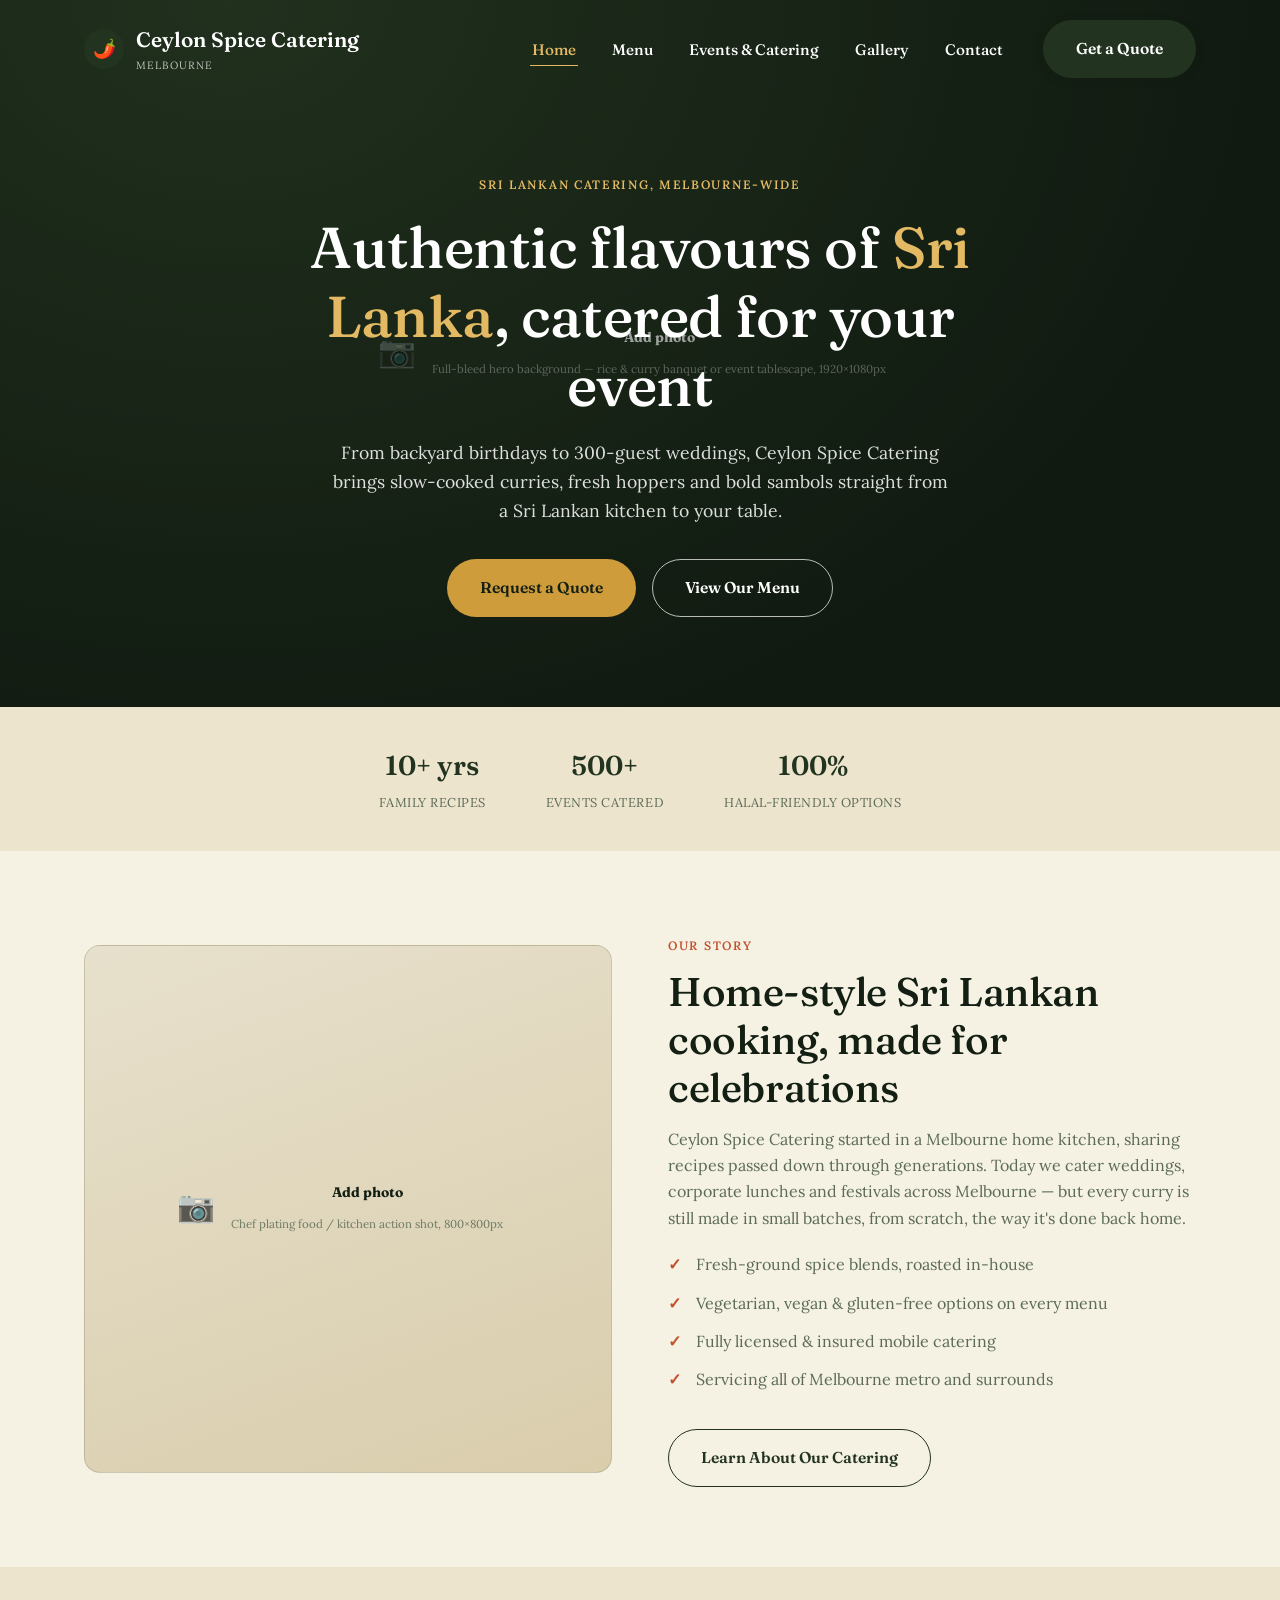
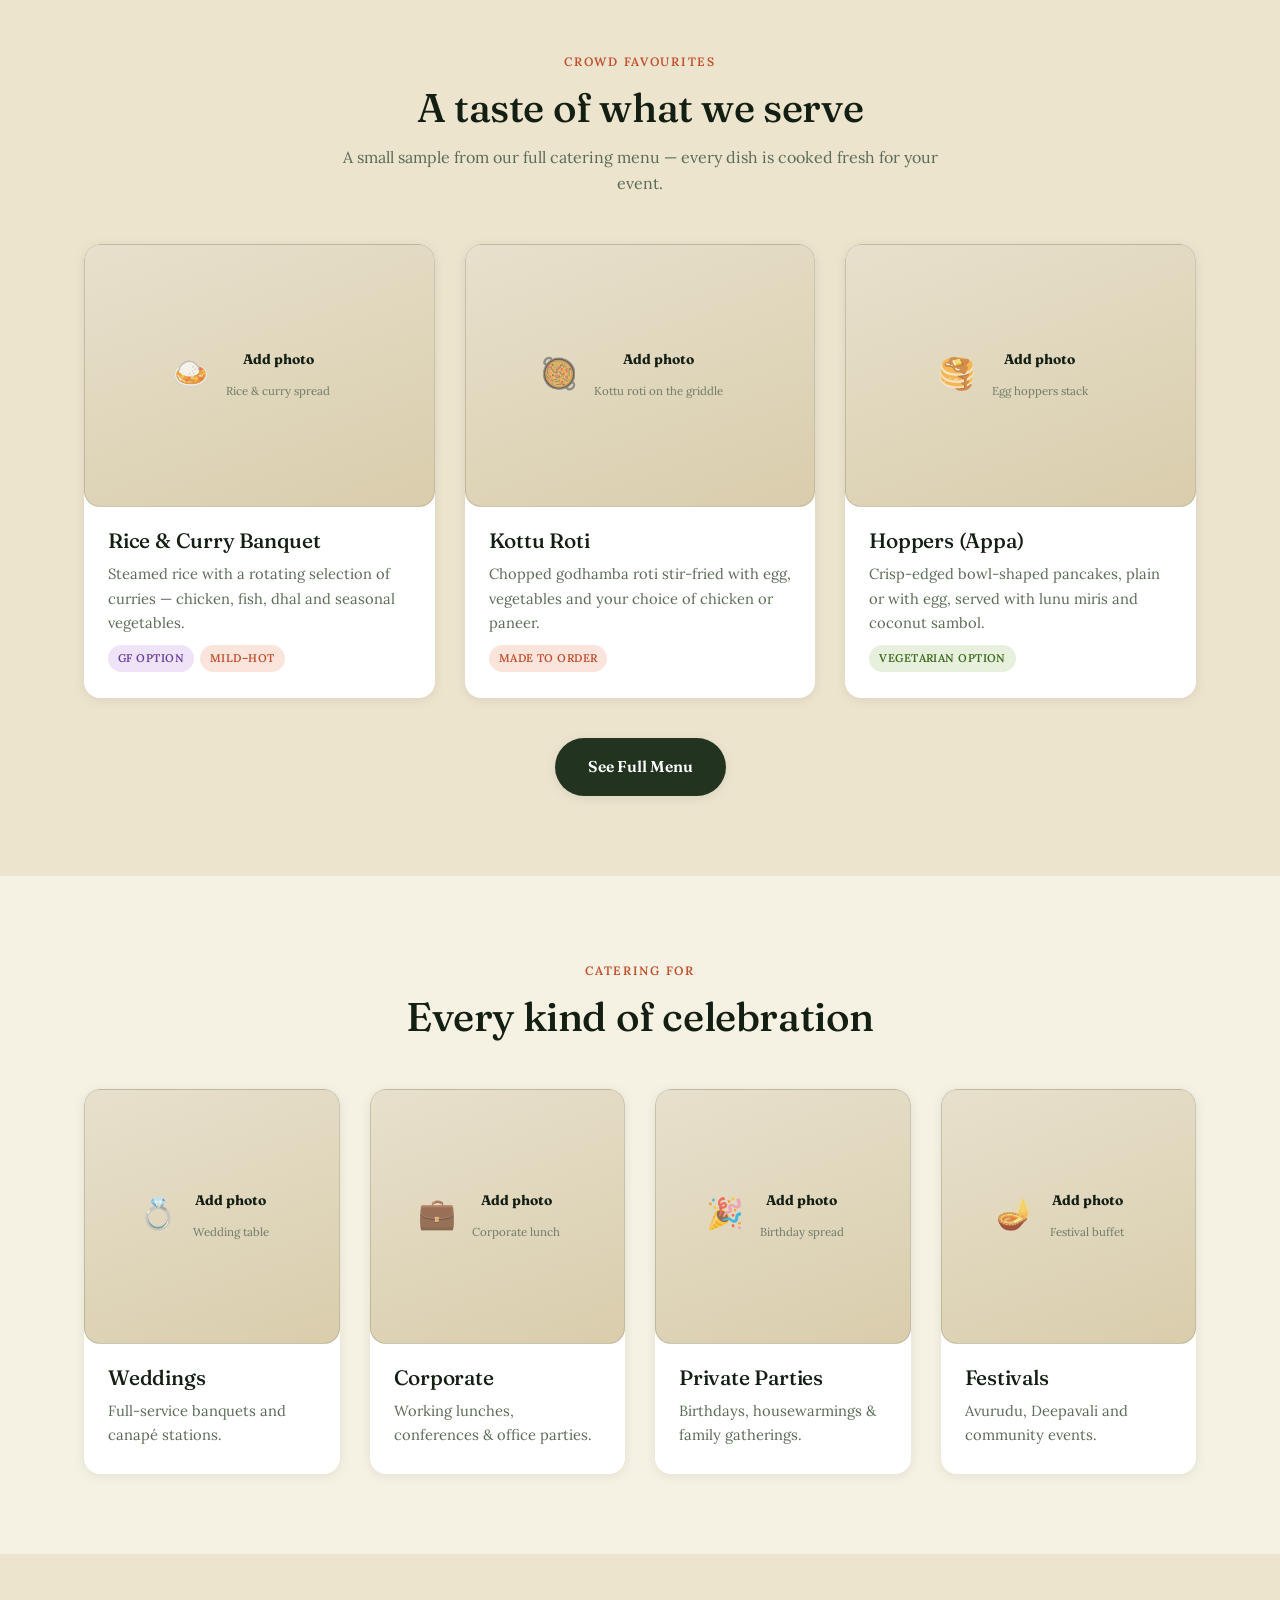
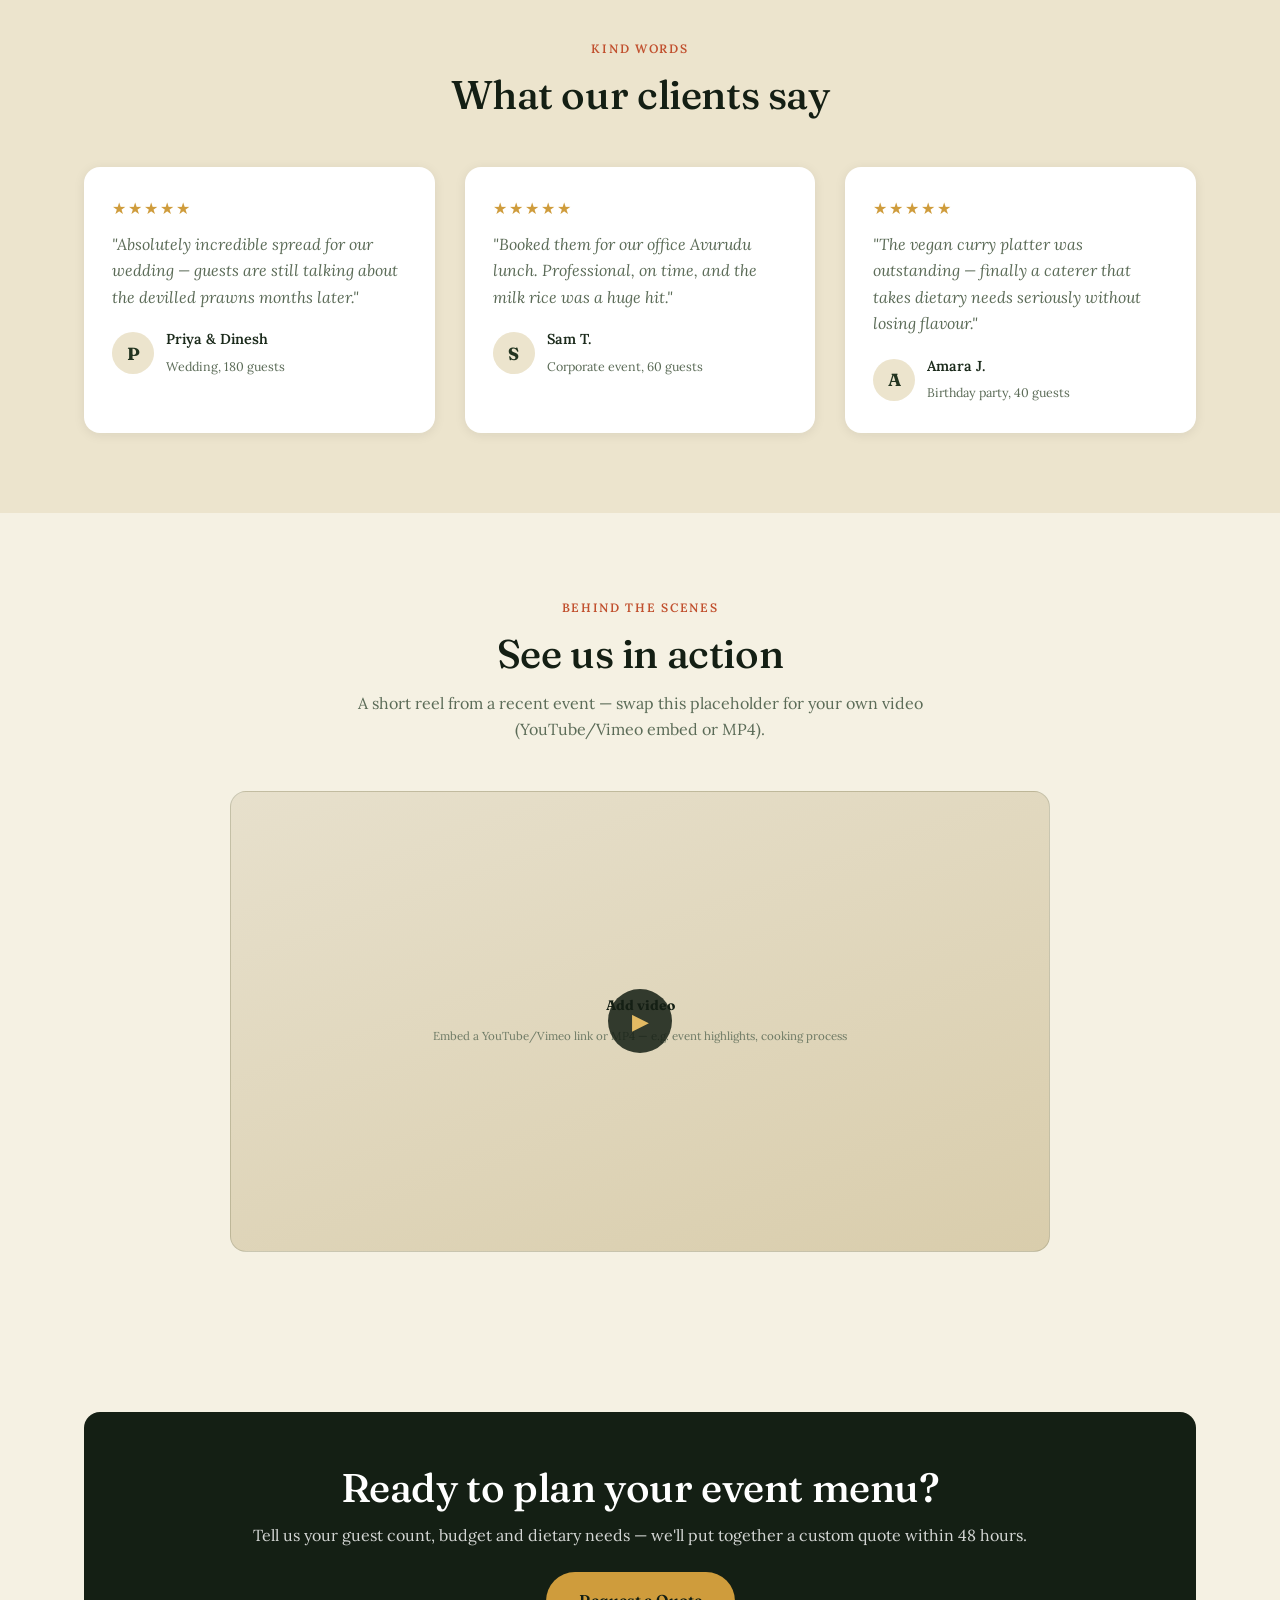
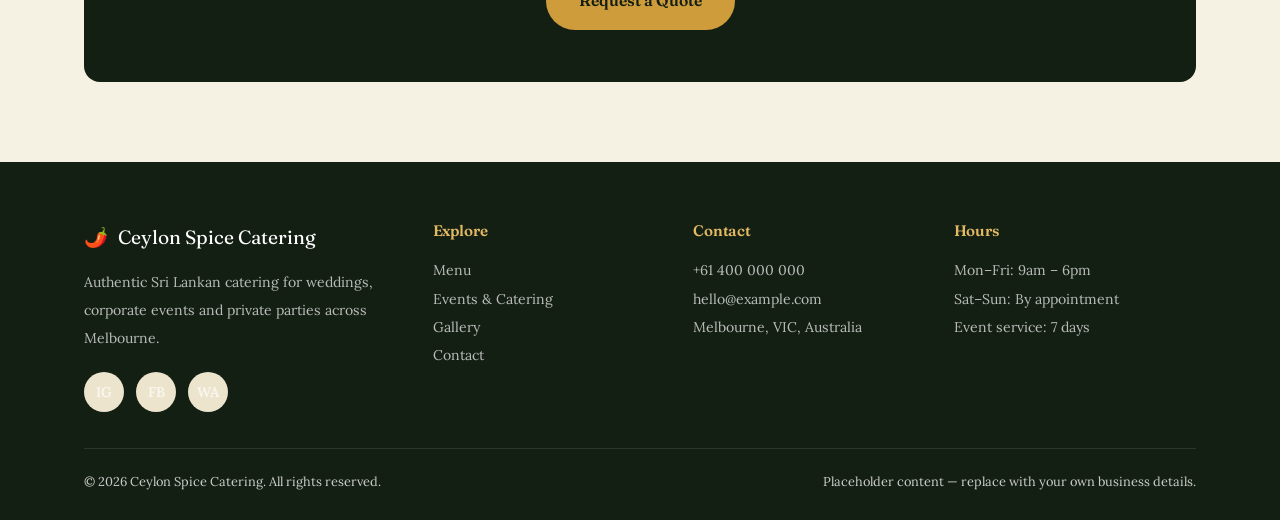
<file: index.html>
<!DOCTYPE html>
<html lang="en">
<head>
<meta charset="UTF-8">
<meta name="viewport" content="width=device-width, initial-scale=1.0">
<title>Ceylon Spice Catering | Authentic Sri Lankan Catering in Melbourne</title>
<meta name="description" content="Ceylon Spice Catering brings authentic Sri Lankan flavours to weddings, corporate events and private parties across Melbourne. Book your event today.">
<link rel="icon" href="data:image/svg+xml,<svg xmlns=%22http://www.w3.org/2000/svg%22 viewBox=%220 0 100 100%22><text y=%22.9em%22 font-size=%2290%22>🌶️</text></svg>">
<link rel="stylesheet" href="css/style.css">
</head>
<body>

<header class="site-header">
  <nav class="nav">
    <a href="index.html" class="brand">
      <span class="brand__mark">🌶️</span>
      <span>
        Ceylon Spice Catering
        <span class="brand__tagline">Melbourne</span>
      </span>
    </a>
    <button class="nav__toggle" aria-label="Toggle menu" aria-expanded="false">
      <span></span><span></span><span></span>
    </button>
    <ul class="nav__links">
      <li><a href="index.html" aria-current="page">Home</a></li>
      <li><a href="menu.html">Menu</a></li>
      <li><a href="events.html">Events &amp; Catering</a></li>
      <li><a href="gallery.html">Gallery</a></li>
      <li><a href="contact.html">Contact</a></li>
      <li class="nav__cta"><a href="contact.html" class="btn btn--primary">Get a Quote</a></li>
    </ul>
  </nav>
</header>

<main>

  <!-- Hero -->
  <section class="hero">
    <div class="hero__bg placeholder" data-icon="📷">
      <div class="placeholder__label">
        <strong>Add photo</strong>
        <span>Full-bleed hero background — rice &amp; curry banquet or event tablescape, 1920×1080px</span>
      </div>
    </div>
    <div class="hero__overlay"></div>
    <div class="container hero__inner">
      <span class="eyebrow eyebrow--light">Sri Lankan Catering, Melbourne-wide</span>
      <h1>Authentic flavours of <span class="hero__accent">Sri Lanka</span>, catered for your event</h1>
      <p class="lead">From backyard birthdays to 300-guest weddings, Ceylon Spice Catering brings slow-cooked curries, fresh hoppers and bold sambols straight from a Sri Lankan kitchen to your table.</p>
      <div class="hero__actions">
        <a href="contact.html" class="btn btn--gold">Request a Quote</a>
        <a href="menu.html" class="btn btn--outline">View Our Menu</a>
      </div>
    </div>
  </section>

  <!-- Stat bar -->
  <section class="stat-bar">
    <div class="container stat-bar__inner">
      <div class="hero__stat">
        <strong>10+ yrs</strong>
        <span>Family recipes</span>
      </div>
      <div class="hero__stat">
        <strong>500+</strong>
        <span>Events catered</span>
      </div>
      <div class="hero__stat">
        <strong>100%</strong>
        <span>Halal-friendly options</span>
      </div>
    </div>
  </section>

  <!-- About strip -->
  <section class="section">
    <div class="container split">
      <div class="placeholder placeholder--1-1" data-icon="📷">
        <div class="placeholder__label">
          <strong>Add photo</strong>
          <span>Chef plating food / kitchen action shot, 800×800px</span>
        </div>
      </div>
      <div>
        <span class="eyebrow">Our Story</span>
        <h2>Home-style Sri Lankan cooking, made for celebrations</h2>
        <p style="margin-top: 14px; color: var(--color-brown-soft);">
          Ceylon Spice Catering started in a Melbourne home kitchen, sharing recipes passed down through
          generations. Today we cater weddings, corporate lunches and festivals across Melbourne — but every
          curry is still made in small batches, from scratch, the way it's done back home.
        </p>
        <ul>
          <li>Fresh-ground spice blends, roasted in-house</li>
          <li>Vegetarian, vegan &amp; gluten-free options on every menu</li>
          <li>Fully licensed &amp; insured mobile catering</li>
          <li>Servicing all of Melbourne metro and surrounds</li>
        </ul>
        <a href="events.html" class="btn btn--outline-dark" style="margin-top: 24px;">Learn About Our Catering</a>
      </div>
    </div>
  </section>

  <!-- Featured dishes -->
  <section class="section section--alt">
    <div class="container">
      <div class="section-head">
        <span class="eyebrow">Crowd Favourites</span>
        <h2>A taste of what we serve</h2>
        <p>A small sample from our full catering menu — every dish is cooked fresh for your event.</p>
      </div>
      <div class="grid grid--3">
        <div class="card">
          <div class="placeholder placeholder--4-3" data-icon="🍛">
            <div class="placeholder__label"><strong>Add photo</strong><span>Rice &amp; curry spread</span></div>
          </div>
          <div class="card__body">
            <h3>Rice &amp; Curry Banquet</h3>
            <p>Steamed rice with a rotating selection of curries — chicken, fish, dhal and seasonal vegetables.</p>
            <span class="tag tag--gf">GF Option</span><span class="tag tag--spicy">Mild–Hot</span>
          </div>
        </div>
        <div class="card">
          <div class="placeholder placeholder--4-3" data-icon="🥘">
            <div class="placeholder__label"><strong>Add photo</strong><span>Kottu roti on the griddle</span></div>
          </div>
          <div class="card__body">
            <h3>Kottu Roti</h3>
            <p>Chopped godhamba roti stir-fried with egg, vegetables and your choice of chicken or paneer.</p>
            <span class="tag tag--spicy">Made to Order</span>
          </div>
        </div>
        <div class="card">
          <div class="placeholder placeholder--4-3" data-icon="🥞">
            <div class="placeholder__label"><strong>Add photo</strong><span>Egg hoppers stack</span></div>
          </div>
          <div class="card__body">
            <h3>Hoppers (Appa)</h3>
            <p>Crisp-edged bowl-shaped pancakes, plain or with egg, served with lunu miris and coconut sambol.</p>
            <span class="tag tag--veg">Vegetarian Option</span>
          </div>
        </div>
      </div>
      <div style="text-align:center; margin-top: 40px;">
        <a href="menu.html" class="btn btn--primary">See Full Menu</a>
      </div>
    </div>
  </section>

  <!-- Events teaser -->
  <section class="section">
    <div class="container">
      <div class="section-head">
        <span class="eyebrow">Catering For</span>
        <h2>Every kind of celebration</h2>
      </div>
      <div class="grid grid--4">
        <div class="card">
          <div class="placeholder placeholder--1-1" data-icon="💍"><div class="placeholder__label"><strong>Add photo</strong><span>Wedding table</span></div></div>
          <div class="card__body"><h3>Weddings</h3><p>Full-service banquets and canapé stations.</p></div>
        </div>
        <div class="card">
          <div class="placeholder placeholder--1-1" data-icon="💼"><div class="placeholder__label"><strong>Add photo</strong><span>Corporate lunch</span></div></div>
          <div class="card__body"><h3>Corporate</h3><p>Working lunches, conferences &amp; office parties.</p></div>
        </div>
        <div class="card">
          <div class="placeholder placeholder--1-1" data-icon="🎉"><div class="placeholder__label"><strong>Add photo</strong><span>Birthday spread</span></div></div>
          <div class="card__body"><h3>Private Parties</h3><p>Birthdays, housewarmings &amp; family gatherings.</p></div>
        </div>
        <div class="card">
          <div class="placeholder placeholder--1-1" data-icon="🪔"><div class="placeholder__label"><strong>Add photo</strong><span>Festival buffet</span></div></div>
          <div class="card__body"><h3>Festivals</h3><p>Avurudu, Deepavali and community events.</p></div>
        </div>
      </div>
    </div>
  </section>

  <!-- Testimonials -->
  <section class="section section--alt">
    <div class="container">
      <div class="section-head">
        <span class="eyebrow">Kind Words</span>
        <h2>What our clients say</h2>
      </div>
      <div class="grid grid--3">
        <div class="testimonial">
          <div class="stars">★★★★★</div>
          <p>"Absolutely incredible spread for our wedding — guests are still talking about the devilled prawns months later."</p>
          <div class="testimonial__who">
            <div class="testimonial__avatar">P</div>
            <div><strong>Priya &amp; Dinesh</strong><span>Wedding, 180 guests</span></div>
          </div>
        </div>
        <div class="testimonial">
          <div class="stars">★★★★★</div>
          <p>"Booked them for our office Avurudu lunch. Professional, on time, and the milk rice was a huge hit."</p>
          <div class="testimonial__who">
            <div class="testimonial__avatar">S</div>
            <div><strong>Sam T.</strong><span>Corporate event, 60 guests</span></div>
          </div>
        </div>
        <div class="testimonial">
          <div class="stars">★★★★★</div>
          <p>"The vegan curry platter was outstanding — finally a caterer that takes dietary needs seriously without losing flavour."</p>
          <div class="testimonial__who">
            <div class="testimonial__avatar">A</div>
            <div><strong>Amara J.</strong><span>Birthday party, 40 guests</span></div>
          </div>
        </div>
      </div>
    </div>
  </section>

  <!-- Video / behind the scenes -->
  <section class="section">
    <div class="container">
      <div class="section-head">
        <span class="eyebrow">Behind the Scenes</span>
        <h2>See us in action</h2>
        <p>A short reel from a recent event — swap this placeholder for your own video (YouTube/Vimeo embed or MP4).</p>
      </div>
      <div class="placeholder placeholder--16-9 placeholder--video" data-icon="" style="max-width: 820px; margin: 0 auto;">
        <div class="placeholder__label">
          <strong>Add video</strong>
          <span>Embed a YouTube/Vimeo link or MP4 — e.g. event highlights, cooking process</span>
        </div>
      </div>
    </div>
  </section>

  <!-- CTA -->
  <section class="section">
    <div class="container">
      <div class="cta-banner">
        <h2>Ready to plan your event menu?</h2>
        <p>Tell us your guest count, budget and dietary needs — we'll put together a custom quote within 48 hours.</p>
        <a href="contact.html" class="btn btn--gold">Request a Quote</a>
      </div>
    </div>
  </section>

</main>

<footer class="site-footer">
  <div class="container">
    <div class="footer-grid">
      <div>
        <div class="footer-brand"><span>🌶️</span> Ceylon Spice Catering</div>
        <p>Authentic Sri Lankan catering for weddings, corporate events and private parties across Melbourne.</p>
        <div class="social-row">
          <a href="#" aria-label="Instagram">IG</a>
          <a href="#" aria-label="Facebook">FB</a>
          <a href="#" aria-label="WhatsApp">WA</a>
        </div>
      </div>
      <div>
        <h4>Explore</h4>
        <p><a href="menu.html">Menu</a></p>
        <p><a href="events.html">Events &amp; Catering</a></p>
        <p><a href="gallery.html">Gallery</a></p>
        <p><a href="contact.html">Contact</a></p>
      </div>
      <div>
        <h4>Contact</h4>
        <p><a href="tel:+61400000000">+61 400 000 000</a></p>
        <p><a href="mailto:hello@example.com">hello@example.com</a></p>
        <p>Melbourne, VIC, Australia</p>
      </div>
      <div>
        <h4>Hours</h4>
        <p>Mon–Fri: 9am – 6pm</p>
        <p>Sat–Sun: By appointment</p>
        <p>Event service: 7 days</p>
      </div>
    </div>
    <div class="footer-bottom">
      <span>&copy; <span data-year>2026</span> Ceylon Spice Catering. All rights reserved.</span>
      <span>Placeholder content — replace with your own business details.</span>
    </div>
  </div>
</footer>

<script src="js/main.js"></script>
</body>
</html>
</file>
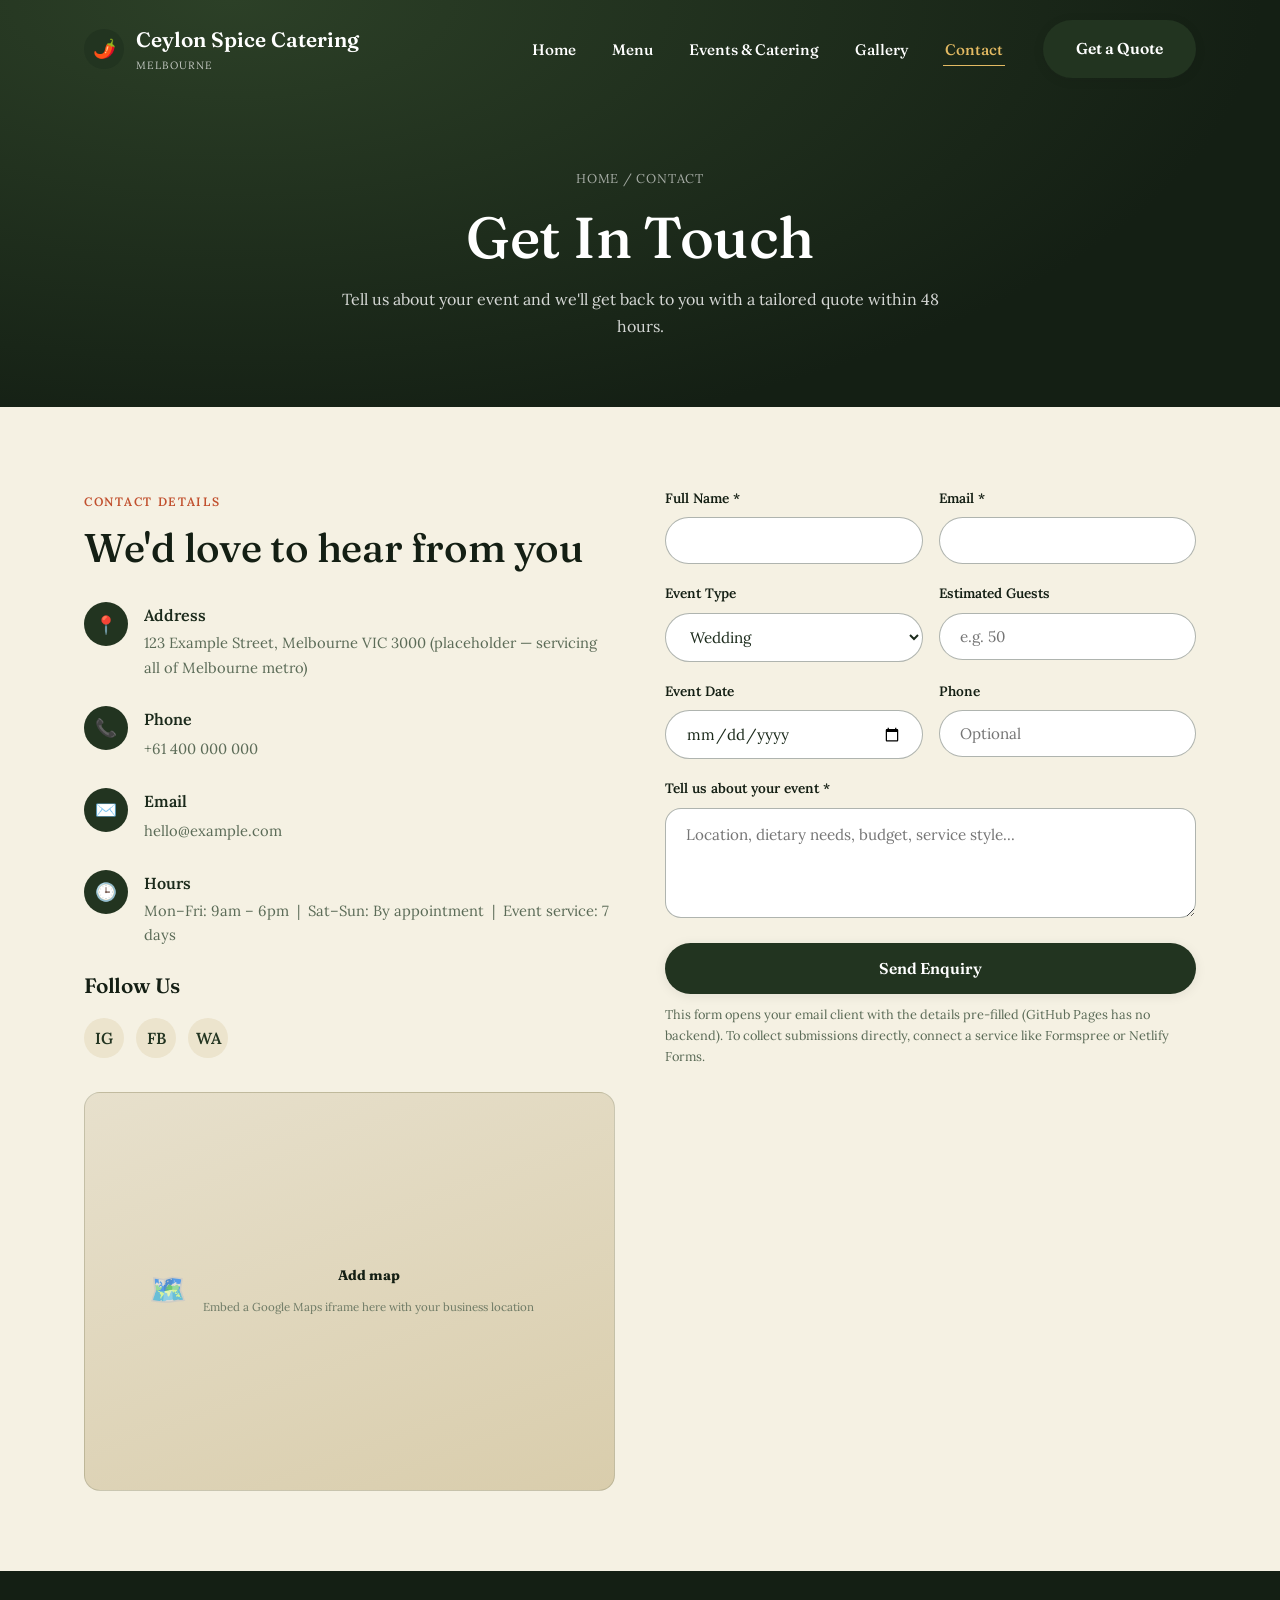
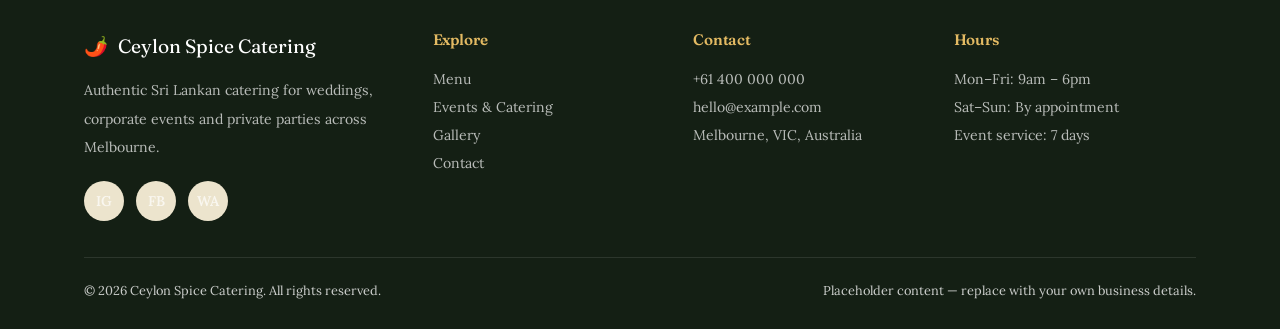
<file: contact.html>
<!DOCTYPE html>
<html lang="en">
<head>
<meta charset="UTF-8">
<meta name="viewport" content="width=device-width, initial-scale=1.0">
<title>Contact | Ceylon Spice Catering</title>
<meta name="description" content="Get in touch with Ceylon Spice Catering for your next event in Melbourne. Request a quote for weddings, corporate catering and private parties.">
<link rel="icon" href="data:image/svg+xml,<svg xmlns=%22http://www.w3.org/2000/svg%22 viewBox=%220 0 100 100%22><text y=%22.9em%22 font-size=%2290%22>🌶️</text></svg>">
<link rel="stylesheet" href="css/style.css">
</head>
<body>

<header class="site-header">
  <nav class="nav">
    <a href="index.html" class="brand">
      <span class="brand__mark">🌶️</span>
      <span>Ceylon Spice Catering<span class="brand__tagline">Melbourne</span></span>
    </a>
    <button class="nav__toggle" aria-label="Toggle menu" aria-expanded="false">
      <span></span><span></span><span></span>
    </button>
    <ul class="nav__links">
      <li><a href="index.html">Home</a></li>
      <li><a href="menu.html">Menu</a></li>
      <li><a href="events.html">Events &amp; Catering</a></li>
      <li><a href="gallery.html">Gallery</a></li>
      <li><a href="contact.html" aria-current="page">Contact</a></li>
      <li class="nav__cta"><a href="contact.html" class="btn btn--primary">Get a Quote</a></li>
    </ul>
  </nav>
</header>

<main>

  <section class="page-hero">
    <div class="container">
      <div class="breadcrumb">Home / Contact</div>
      <h1>Get In Touch</h1>
      <p>Tell us about your event and we'll get back to you with a tailored quote within 48 hours.</p>
    </div>
  </section>

  <section class="section">
    <div class="container contact-layout">

      <div>
        <span class="eyebrow">Contact Details</span>
        <h2>We'd love to hear from you</h2>

        <div style="margin-top: 30px;">
          <div class="contact-info__item">
            <div class="contact-info__icon">📍</div>
            <div>
              <strong>Address</strong>
              <p>123 Example Street, Melbourne VIC 3000 (placeholder — servicing all of Melbourne metro)</p>
            </div>
          </div>
          <div class="contact-info__item">
            <div class="contact-info__icon">📞</div>
            <div>
              <strong>Phone</strong>
              <a href="tel:+61400000000">+61 400 000 000</a>
            </div>
          </div>
          <div class="contact-info__item">
            <div class="contact-info__icon">✉️</div>
            <div>
              <strong>Email</strong>
              <a href="mailto:hello@example.com">hello@example.com</a>
            </div>
          </div>
          <div class="contact-info__item">
            <div class="contact-info__icon">🕒</div>
            <div>
              <strong>Hours</strong>
              <p>Mon–Fri: 9am – 6pm &nbsp;|&nbsp; Sat–Sun: By appointment &nbsp;|&nbsp; Event service: 7 days</p>
            </div>
          </div>
        </div>

        <h3 style="margin-top: 10px;">Follow Us</h3>
        <div class="social-row">
          <a href="#" aria-label="Instagram">IG</a>
          <a href="#" aria-label="Facebook">FB</a>
          <a href="#" aria-label="WhatsApp">WA</a>
        </div>

        <div class="map-wrap">
          <div class="placeholder placeholder--4-3" data-icon="🗺️">
            <div class="placeholder__label">
              <strong>Add map</strong>
              <span>Embed a Google Maps iframe here with your business location</span>
            </div>
          </div>
        </div>
      </div>

      <div>
        <form class="form" data-mailto="hello@example.com">
          <div class="form-success" tabindex="-1">Thanks! Your email app should now be open with your enquiry pre-filled — hit send to reach us.</div>

          <div class="form-row">
            <div class="field">
              <label for="name">Full Name *</label>
              <input type="text" id="name" name="name" required>
            </div>
            <div class="field">
              <label for="email">Email *</label>
              <input type="email" id="email" name="email" required>
            </div>
          </div>

          <div class="form-row">
            <div class="field">
              <label for="eventType">Event Type</label>
              <select id="eventType" name="eventType">
                <option value="Wedding">Wedding</option>
                <option value="Corporate Event">Corporate Event</option>
                <option value="Private Party">Private Party</option>
                <option value="Festival / Community Event">Festival / Community Event</option>
                <option value="Other">Other</option>
              </select>
            </div>
            <div class="field">
              <label for="guestCount">Estimated Guests</label>
              <input type="number" id="guestCount" name="guestCount" min="1" placeholder="e.g. 50">
            </div>
          </div>

          <div class="form-row">
            <div class="field">
              <label for="eventDate">Event Date</label>
              <input type="date" id="eventDate" name="eventDate">
            </div>
            <div class="field">
              <label for="phone">Phone</label>
              <input type="tel" id="phone" name="phone" placeholder="Optional">
            </div>
          </div>

          <div class="field">
            <label for="message">Tell us about your event *</label>
            <textarea id="message" name="message" required placeholder="Location, dietary needs, budget, service style..."></textarea>
          </div>

          <button type="submit" class="btn btn--primary" style="width: 100%;">Send Enquiry</button>
          <p class="form-note">This form opens your email client with the details pre-filled (GitHub Pages has no backend). To collect submissions directly, connect a service like Formspree or Netlify Forms.</p>
        </form>
      </div>

    </div>
  </section>

</main>

<footer class="site-footer">
  <div class="container">
    <div class="footer-grid">
      <div>
        <div class="footer-brand"><span>🌶️</span> Ceylon Spice Catering</div>
        <p>Authentic Sri Lankan catering for weddings, corporate events and private parties across Melbourne.</p>
        <div class="social-row">
          <a href="#" aria-label="Instagram">IG</a>
          <a href="#" aria-label="Facebook">FB</a>
          <a href="#" aria-label="WhatsApp">WA</a>
        </div>
      </div>
      <div>
        <h4>Explore</h4>
        <p><a href="menu.html">Menu</a></p>
        <p><a href="events.html">Events &amp; Catering</a></p>
        <p><a href="gallery.html">Gallery</a></p>
        <p><a href="contact.html">Contact</a></p>
      </div>
      <div>
        <h4>Contact</h4>
        <p><a href="tel:+61400000000">+61 400 000 000</a></p>
        <p><a href="mailto:hello@example.com">hello@example.com</a></p>
        <p>Melbourne, VIC, Australia</p>
      </div>
      <div>
        <h4>Hours</h4>
        <p>Mon–Fri: 9am – 6pm</p>
        <p>Sat–Sun: By appointment</p>
        <p>Event service: 7 days</p>
      </div>
    </div>
    <div class="footer-bottom">
      <span>&copy; <span data-year>2026</span> Ceylon Spice Catering. All rights reserved.</span>
      <span>Placeholder content — replace with your own business details.</span>
    </div>
  </div>
</footer>

<script src="js/main.js"></script>
</body>
</html>
</file>
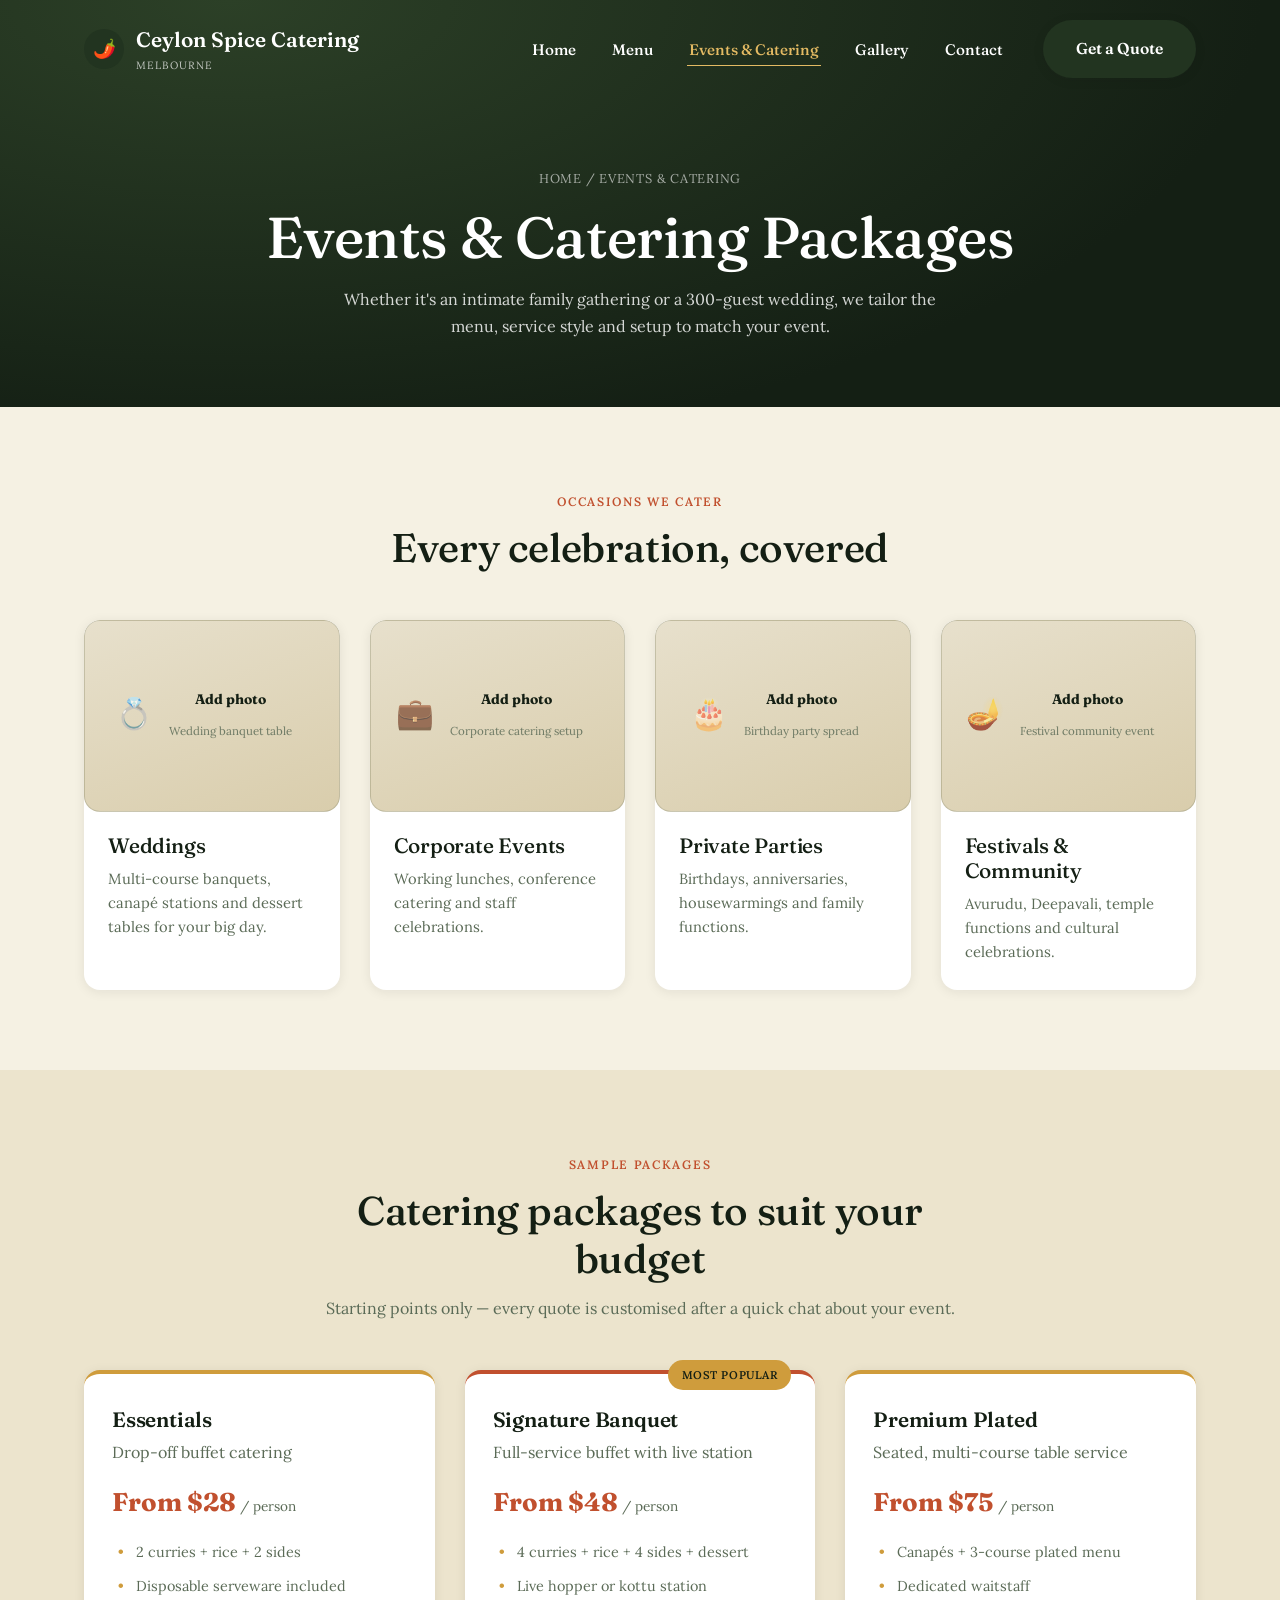
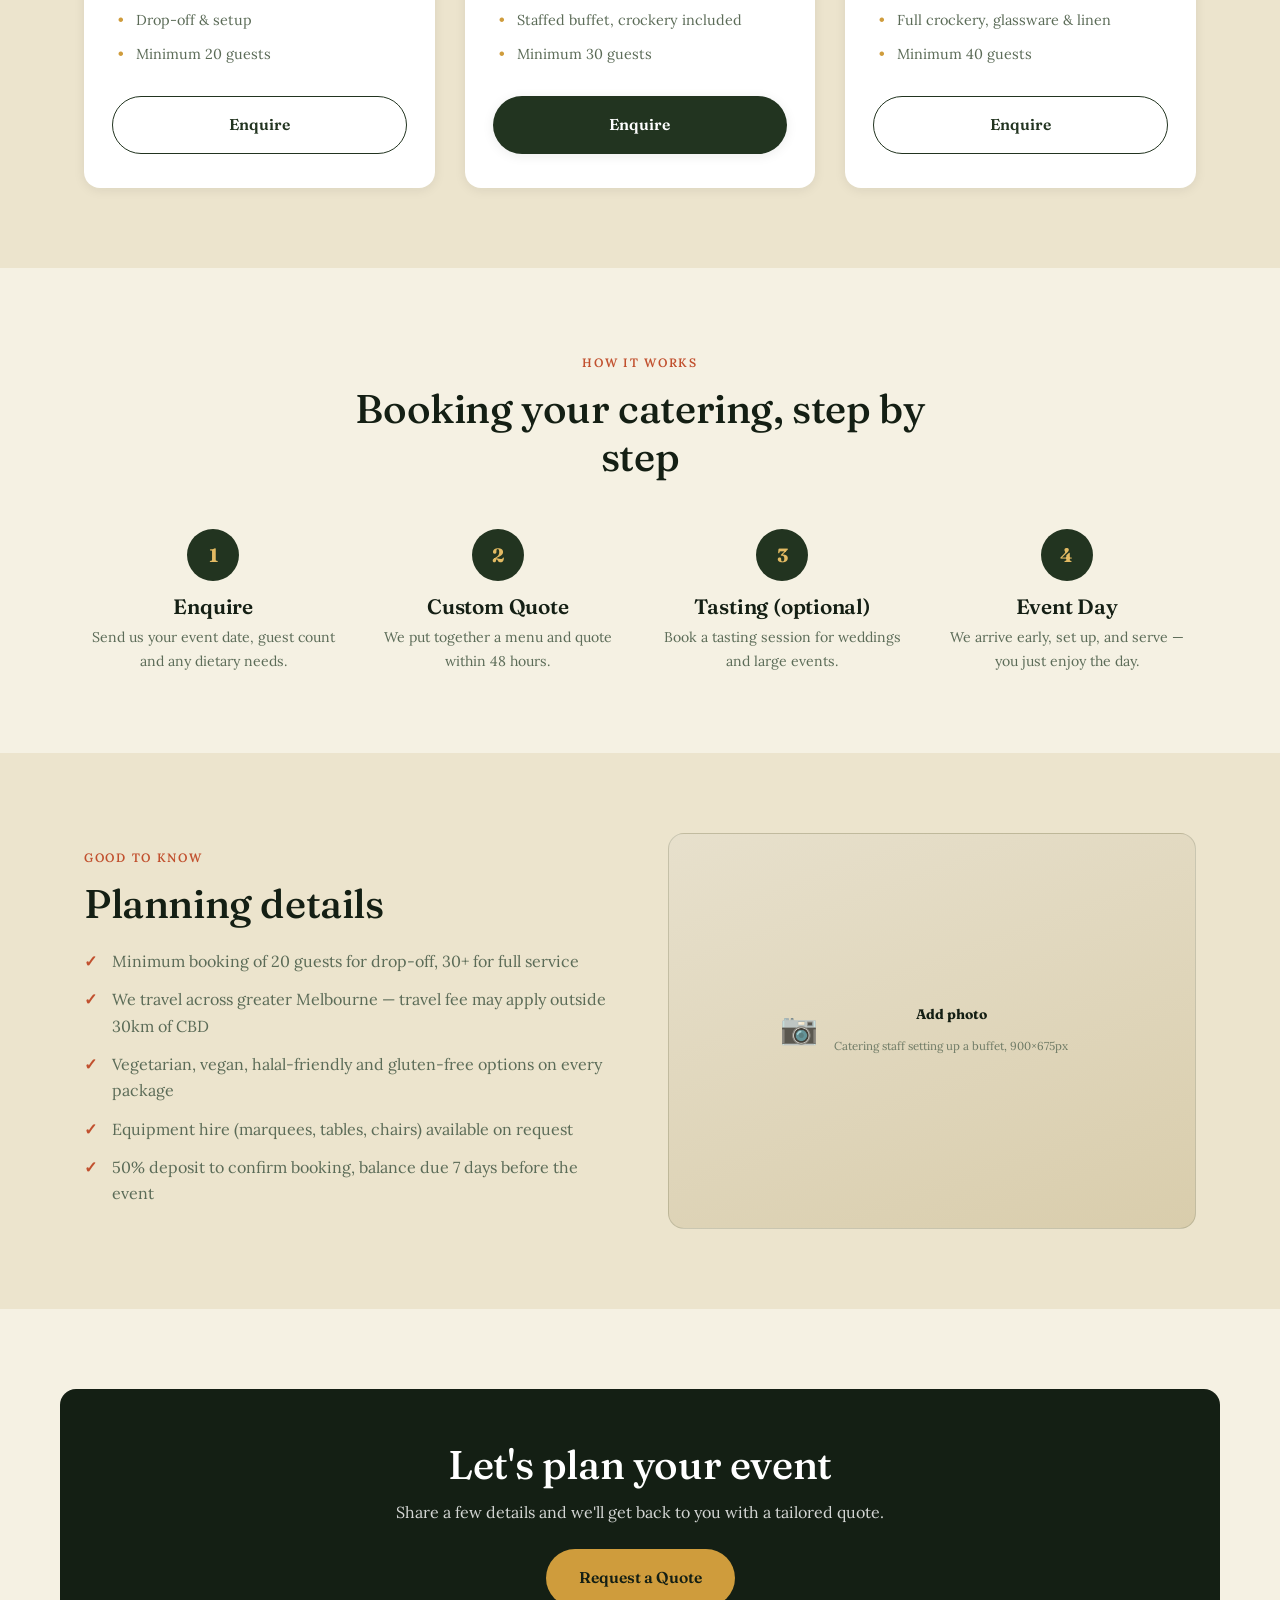
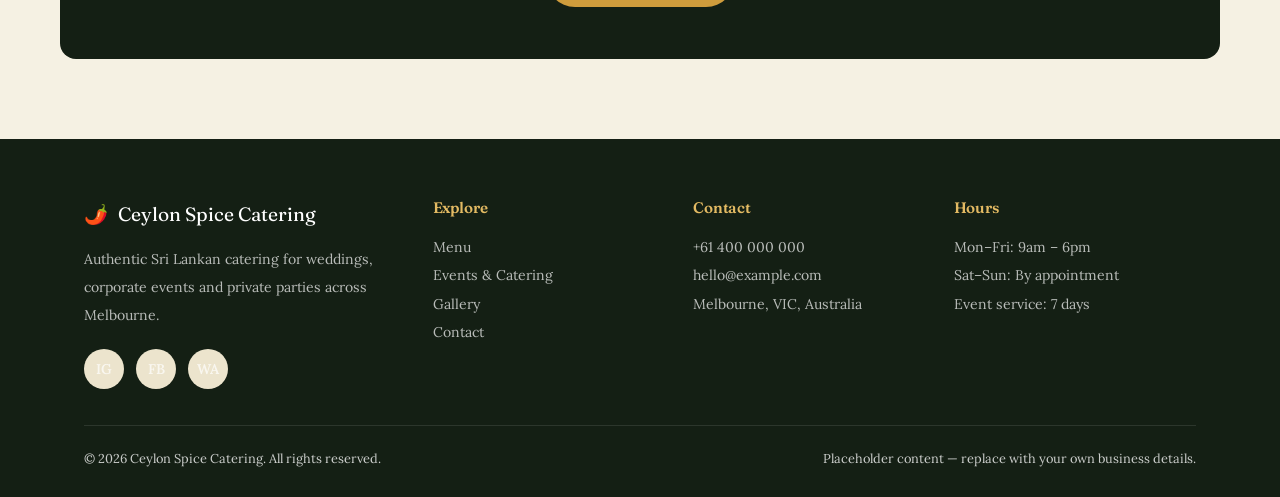
<file: events.html>
<!DOCTYPE html>
<html lang="en">
<head>
<meta charset="UTF-8">
<meta name="viewport" content="width=device-width, initial-scale=1.0">
<title>Events &amp; Catering | Ceylon Spice Catering</title>
<meta name="description" content="Sri Lankan catering packages for weddings, corporate events, private parties and festivals across Melbourne. Buffet, plated and live-station service.">
<link rel="icon" href="data:image/svg+xml,<svg xmlns=%22http://www.w3.org/2000/svg%22 viewBox=%220 0 100 100%22><text y=%22.9em%22 font-size=%2290%22>🌶️</text></svg>">
<link rel="stylesheet" href="css/style.css">
</head>
<body>

<header class="site-header">
  <nav class="nav">
    <a href="index.html" class="brand">
      <span class="brand__mark">🌶️</span>
      <span>Ceylon Spice Catering<span class="brand__tagline">Melbourne</span></span>
    </a>
    <button class="nav__toggle" aria-label="Toggle menu" aria-expanded="false">
      <span></span><span></span><span></span>
    </button>
    <ul class="nav__links">
      <li><a href="index.html">Home</a></li>
      <li><a href="menu.html">Menu</a></li>
      <li><a href="events.html" aria-current="page">Events &amp; Catering</a></li>
      <li><a href="gallery.html">Gallery</a></li>
      <li><a href="contact.html">Contact</a></li>
      <li class="nav__cta"><a href="contact.html" class="btn btn--primary">Get a Quote</a></li>
    </ul>
  </nav>
</header>

<main>

  <section class="page-hero">
    <div class="container">
      <div class="breadcrumb">Home / Events &amp; Catering</div>
      <h1>Events &amp; Catering Packages</h1>
      <p>Whether it's an intimate family gathering or a 300-guest wedding, we tailor the menu, service style and setup to match your event.</p>
    </div>
  </section>

  <!-- Event types -->
  <section class="section">
    <div class="container">
      <div class="section-head">
        <span class="eyebrow">Occasions We Cater</span>
        <h2>Every celebration, covered</h2>
      </div>
      <div class="grid grid--4">
        <div class="card">
          <div class="placeholder placeholder--4-3" data-icon="💍"><div class="placeholder__label"><strong>Add photo</strong><span>Wedding banquet table</span></div></div>
          <div class="card__body"><h3>Weddings</h3><p>Multi-course banquets, canapé stations and dessert tables for your big day.</p></div>
        </div>
        <div class="card">
          <div class="placeholder placeholder--4-3" data-icon="💼"><div class="placeholder__label"><strong>Add photo</strong><span>Corporate catering setup</span></div></div>
          <div class="card__body"><h3>Corporate Events</h3><p>Working lunches, conference catering and staff celebrations.</p></div>
        </div>
        <div class="card">
          <div class="placeholder placeholder--4-3" data-icon="🎂"><div class="placeholder__label"><strong>Add photo</strong><span>Birthday party spread</span></div></div>
          <div class="card__body"><h3>Private Parties</h3><p>Birthdays, anniversaries, housewarmings and family functions.</p></div>
        </div>
        <div class="card">
          <div class="placeholder placeholder--4-3" data-icon="🪔"><div class="placeholder__label"><strong>Add photo</strong><span>Festival community event</span></div></div>
          <div class="card__body"><h3>Festivals &amp; Community</h3><p>Avurudu, Deepavali, temple functions and cultural celebrations.</p></div>
        </div>
      </div>
    </div>
  </section>

  <!-- Packages -->
  <section class="section section--alt">
    <div class="container">
      <div class="section-head">
        <span class="eyebrow">Sample Packages</span>
        <h2>Catering packages to suit your budget</h2>
        <p>Starting points only — every quote is customised after a quick chat about your event.</p>
      </div>
      <div class="grid grid--3">

        <div class="package-card">
          <h3>Essentials</h3>
          <p style="color: var(--color-brown-soft); margin-top: 6px;">Drop-off buffet catering</p>
          <div style="margin-top: 16px;"><span class="menu-item__price" style="font-size:1.6rem;">From $28</span> <span style="color:var(--color-brown-soft); font-size:0.85rem;">/ person</span></div>
          <ul>
            <li>2 curries + rice + 2 sides</li>
            <li>Disposable serveware included</li>
            <li>Drop-off &amp; setup</li>
            <li>Minimum 20 guests</li>
          </ul>
          <a href="contact.html" class="btn btn--outline-dark" style="margin-top: 20px; width: 100%; text-align: center;">Enquire</a>
        </div>

        <div class="package-card package-card--featured">
          <span class="package-card__badge">Most Popular</span>
          <h3>Signature Banquet</h3>
          <p style="color: var(--color-brown-soft); margin-top: 6px;">Full-service buffet with live station</p>
          <div style="margin-top: 16px;"><span class="menu-item__price" style="font-size:1.6rem;">From $48</span> <span style="color:var(--color-brown-soft); font-size:0.85rem;">/ person</span></div>
          <ul>
            <li>4 curries + rice + 4 sides + dessert</li>
            <li>Live hopper or kottu station</li>
            <li>Staffed buffet, crockery included</li>
            <li>Minimum 30 guests</li>
          </ul>
          <a href="contact.html" class="btn btn--primary" style="margin-top: 20px; width: 100%; text-align: center;">Enquire</a>
        </div>

        <div class="package-card">
          <h3>Premium Plated</h3>
          <p style="color: var(--color-brown-soft); margin-top: 6px;">Seated, multi-course table service</p>
          <div style="margin-top: 16px;"><span class="menu-item__price" style="font-size:1.6rem;">From $75</span> <span style="color:var(--color-brown-soft); font-size:0.85rem;">/ person</span></div>
          <ul>
            <li>Canapés + 3-course plated menu</li>
            <li>Dedicated waitstaff</li>
            <li>Full crockery, glassware &amp; linen</li>
            <li>Minimum 40 guests</li>
          </ul>
          <a href="contact.html" class="btn btn--outline-dark" style="margin-top: 20px; width: 100%; text-align: center;">Enquire</a>
        </div>

      </div>
    </div>
  </section>

  <!-- Process -->
  <section class="section">
    <div class="container">
      <div class="section-head">
        <span class="eyebrow">How It Works</span>
        <h2>Booking your catering, step by step</h2>
      </div>
      <div class="steps">
        <div class="step">
          <div class="step__num">1</div>
          <h3>Enquire</h3>
          <p>Send us your event date, guest count and any dietary needs.</p>
        </div>
        <div class="step">
          <div class="step__num">2</div>
          <h3>Custom Quote</h3>
          <p>We put together a menu and quote within 48 hours.</p>
        </div>
        <div class="step">
          <div class="step__num">3</div>
          <h3>Tasting (optional)</h3>
          <p>Book a tasting session for weddings and large events.</p>
        </div>
        <div class="step">
          <div class="step__num">4</div>
          <h3>Event Day</h3>
          <p>We arrive early, set up, and serve — you just enjoy the day.</p>
        </div>
      </div>
    </div>
  </section>

  <!-- FAQ-ish info -->
  <section class="section section--alt">
    <div class="container split">
      <div>
        <span class="eyebrow">Good to Know</span>
        <h2>Planning details</h2>
        <ul>
          <li>Minimum booking of 20 guests for drop-off, 30+ for full service</li>
          <li>We travel across greater Melbourne — travel fee may apply outside 30km of CBD</li>
          <li>Vegetarian, vegan, halal-friendly and gluten-free options on every package</li>
          <li>Equipment hire (marquees, tables, chairs) available on request</li>
          <li>50% deposit to confirm booking, balance due 7 days before the event</li>
        </ul>
      </div>
      <div class="placeholder placeholder--4-3" data-icon="📷">
        <div class="placeholder__label">
          <strong>Add photo</strong>
          <span>Catering staff setting up a buffet, 900×675px</span>
        </div>
      </div>
    </div>
  </section>

  <section class="section">
    <div class="container cta-banner">
      <h2>Let's plan your event</h2>
      <p>Share a few details and we'll get back to you with a tailored quote.</p>
      <a href="contact.html" class="btn btn--gold">Request a Quote</a>
    </div>
  </section>

</main>

<footer class="site-footer">
  <div class="container">
    <div class="footer-grid">
      <div>
        <div class="footer-brand"><span>🌶️</span> Ceylon Spice Catering</div>
        <p>Authentic Sri Lankan catering for weddings, corporate events and private parties across Melbourne.</p>
        <div class="social-row">
          <a href="#" aria-label="Instagram">IG</a>
          <a href="#" aria-label="Facebook">FB</a>
          <a href="#" aria-label="WhatsApp">WA</a>
        </div>
      </div>
      <div>
        <h4>Explore</h4>
        <p><a href="menu.html">Menu</a></p>
        <p><a href="events.html">Events &amp; Catering</a></p>
        <p><a href="gallery.html">Gallery</a></p>
        <p><a href="contact.html">Contact</a></p>
      </div>
      <div>
        <h4>Contact</h4>
        <p><a href="tel:+61400000000">+61 400 000 000</a></p>
        <p><a href="mailto:hello@example.com">hello@example.com</a></p>
        <p>Melbourne, VIC, Australia</p>
      </div>
      <div>
        <h4>Hours</h4>
        <p>Mon–Fri: 9am – 6pm</p>
        <p>Sat–Sun: By appointment</p>
        <p>Event service: 7 days</p>
      </div>
    </div>
    <div class="footer-bottom">
      <span>&copy; <span data-year>2026</span> Ceylon Spice Catering. All rights reserved.</span>
      <span>Placeholder content — replace with your own business details.</span>
    </div>
  </div>
</footer>

<script src="js/main.js"></script>
</body>
</html>
</file>
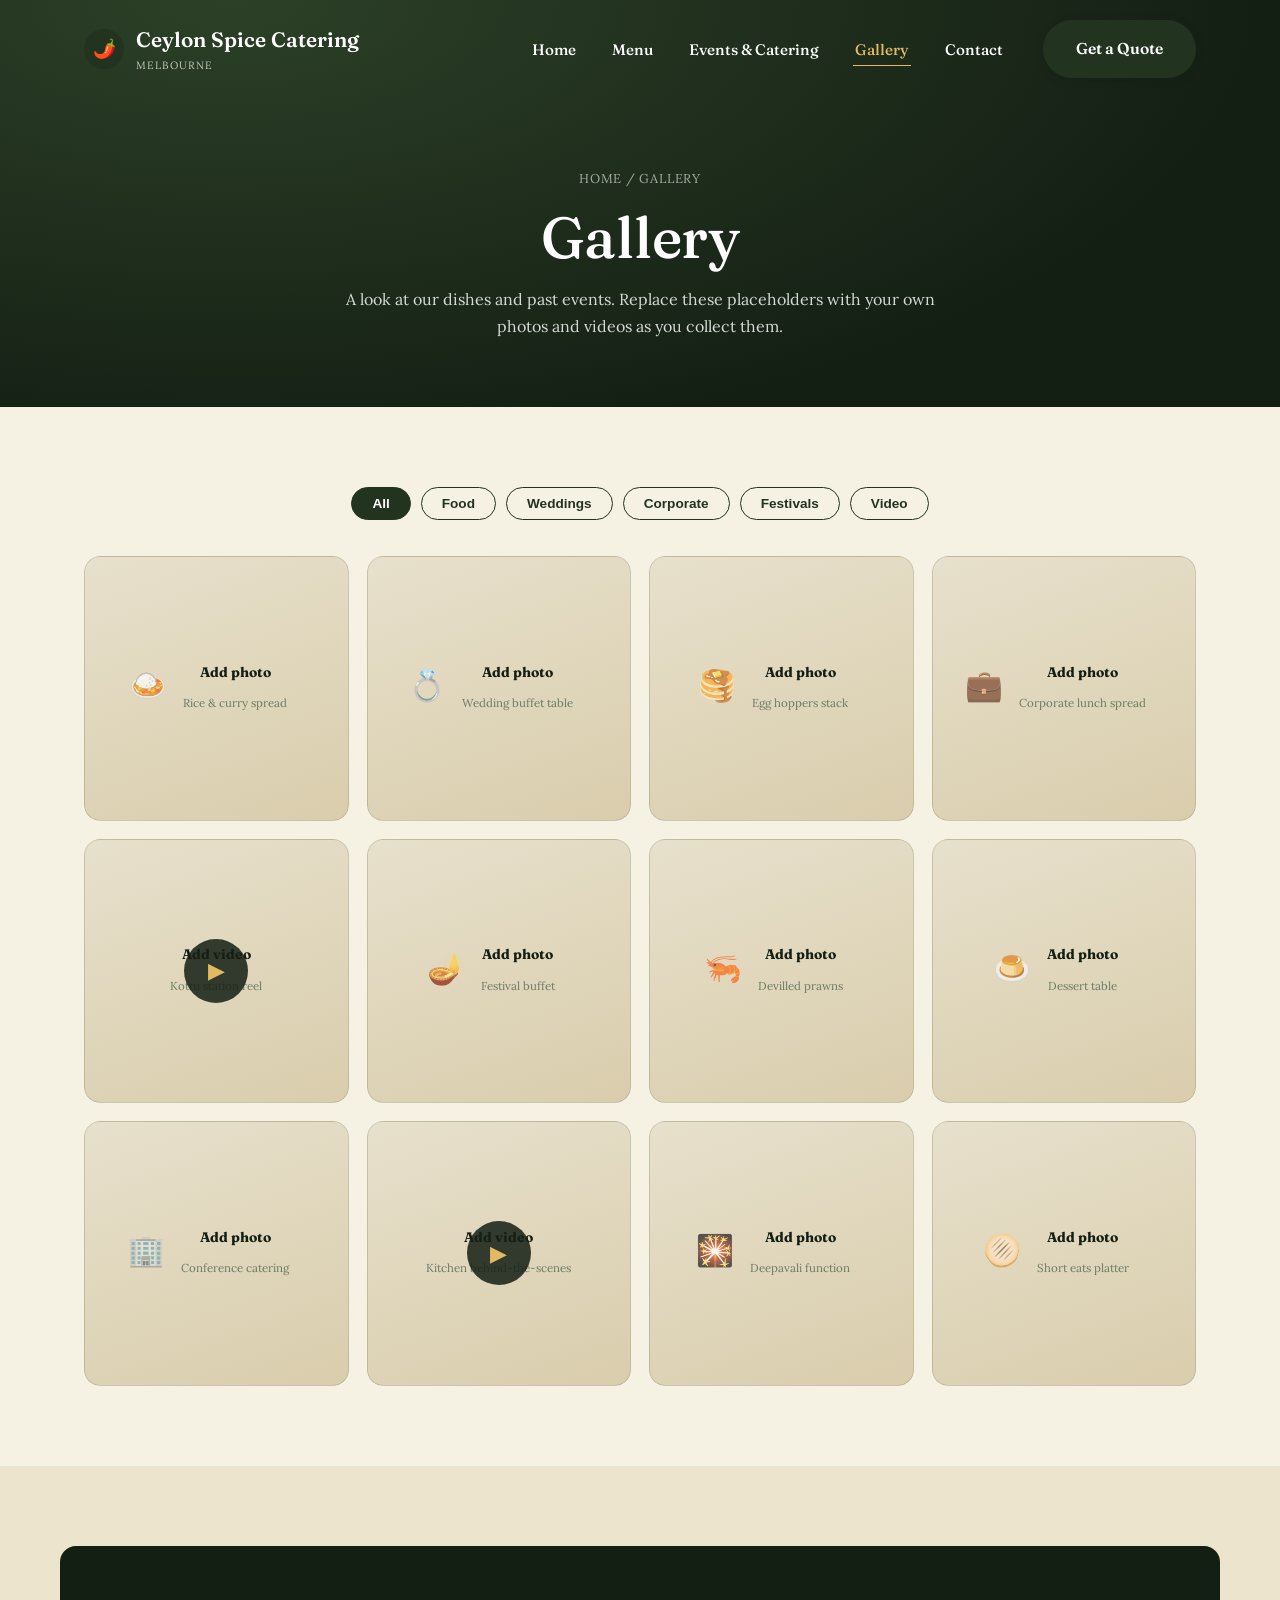
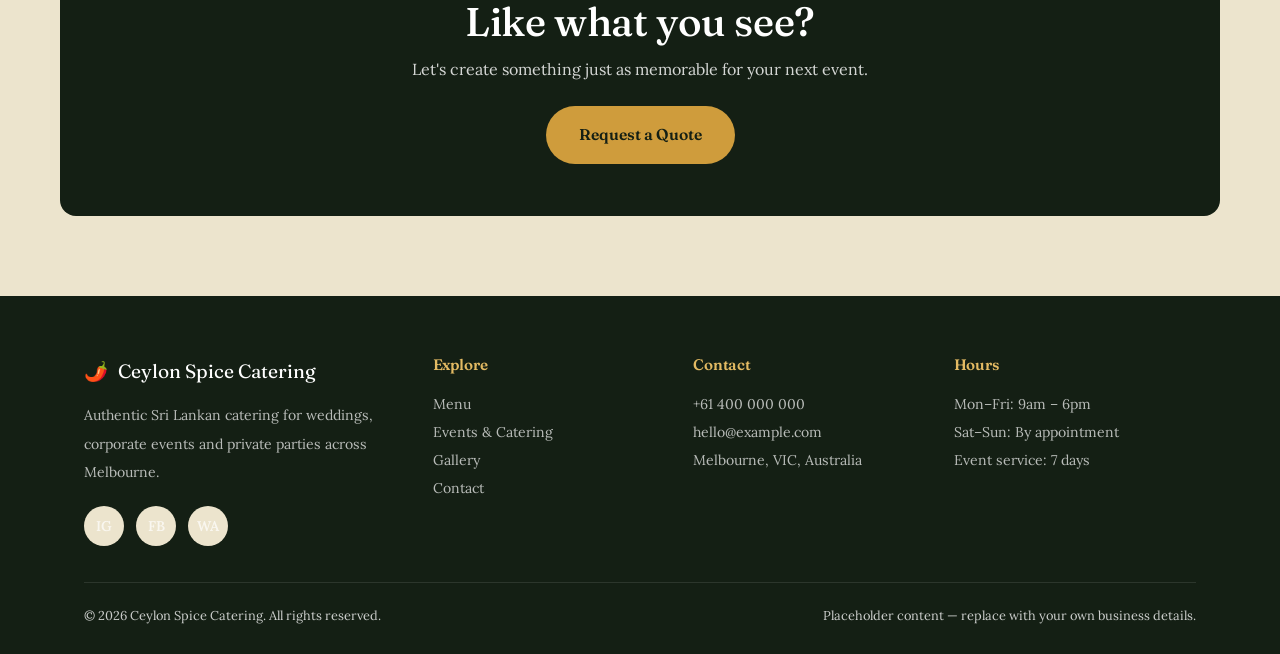
<file: gallery.html>
<!DOCTYPE html>
<html lang="en">
<head>
<meta charset="UTF-8">
<meta name="viewport" content="width=device-width, initial-scale=1.0">
<title>Gallery | Ceylon Spice Catering</title>
<meta name="description" content="Photos and videos from Ceylon Spice Catering events across Melbourne — weddings, corporate functions, festivals and our signature dishes.">
<link rel="icon" href="data:image/svg+xml,<svg xmlns=%22http://www.w3.org/2000/svg%22 viewBox=%220 0 100 100%22><text y=%22.9em%22 font-size=%2290%22>🌶️</text></svg>">
<link rel="stylesheet" href="css/style.css">
</head>
<body>

<header class="site-header">
  <nav class="nav">
    <a href="index.html" class="brand">
      <span class="brand__mark">🌶️</span>
      <span>Ceylon Spice Catering<span class="brand__tagline">Melbourne</span></span>
    </a>
    <button class="nav__toggle" aria-label="Toggle menu" aria-expanded="false">
      <span></span><span></span><span></span>
    </button>
    <ul class="nav__links">
      <li><a href="index.html">Home</a></li>
      <li><a href="menu.html">Menu</a></li>
      <li><a href="events.html">Events &amp; Catering</a></li>
      <li><a href="gallery.html" aria-current="page">Gallery</a></li>
      <li><a href="contact.html">Contact</a></li>
      <li class="nav__cta"><a href="contact.html" class="btn btn--primary">Get a Quote</a></li>
    </ul>
  </nav>
</header>

<main>

  <section class="page-hero">
    <div class="container">
      <div class="breadcrumb">Home / Gallery</div>
      <h1>Gallery</h1>
      <p>A look at our dishes and past events. Replace these placeholders with your own photos and videos as you collect them.</p>
    </div>
  </section>

  <section class="section">
    <div class="container">

      <div class="filter-bar">
        <button class="filter-btn is-active" data-filter="all">All</button>
        <button class="filter-btn" data-filter="food">Food</button>
        <button class="filter-btn" data-filter="weddings">Weddings</button>
        <button class="filter-btn" data-filter="corporate">Corporate</button>
        <button class="filter-btn" data-filter="festivals">Festivals</button>
        <button class="filter-btn" data-filter="video">Video</button>
      </div>

      <div class="gallery-grid">

        <div class="gallery-item" data-category="food" data-title="Rice &amp; Curry Banquet" data-desc="Our signature buffet spread with five curries and fresh sambols.">
          <div class="placeholder placeholder--1-1" data-icon="🍛"><div class="placeholder__label"><strong>Add photo</strong><span>Rice &amp; curry spread</span></div></div>
        </div>

        <div class="gallery-item" data-category="weddings" data-title="Wedding Reception" data-desc="Full-service buffet for a 180-guest wedding in Melbourne.">
          <div class="placeholder placeholder--1-1" data-icon="💍"><div class="placeholder__label"><strong>Add photo</strong><span>Wedding buffet table</span></div></div>
        </div>

        <div class="gallery-item" data-category="food" data-title="Egg Hoppers" data-desc="Freshly made egg hoppers with lunu miris and coconut sambol.">
          <div class="placeholder placeholder--1-1" data-icon="🥞"><div class="placeholder__label"><strong>Add photo</strong><span>Egg hoppers stack</span></div></div>
        </div>

        <div class="gallery-item" data-category="corporate" data-title="Corporate Lunch" data-desc="Working lunch catering for a 60-person office event.">
          <div class="placeholder placeholder--1-1" data-icon="💼"><div class="placeholder__label"><strong>Add photo</strong><span>Corporate lunch spread</span></div></div>
        </div>

        <div class="gallery-item" data-category="video" data-title="Kottu Station Highlights" data-desc="Behind-the-scenes video from a live kottu roti station.">
          <div class="placeholder placeholder--1-1 placeholder--video" data-icon=""><div class="placeholder__label"><strong>Add video</strong><span>Kottu station reel</span></div></div>
        </div>

        <div class="gallery-item" data-category="festivals" data-title="Avurudu Celebration" data-desc="Community catering for the Sinhala &amp; Tamil New Year festival.">
          <div class="placeholder placeholder--1-1" data-icon="🪔"><div class="placeholder__label"><strong>Add photo</strong><span>Festival buffet</span></div></div>
        </div>

        <div class="gallery-item" data-category="food" data-title="Devilled Prawns" data-desc="Stir-fried prawns with capsicum and a sweet-spicy glaze.">
          <div class="placeholder placeholder--1-1" data-icon="🦐"><div class="placeholder__label"><strong>Add photo</strong><span>Devilled prawns</span></div></div>
        </div>

        <div class="gallery-item" data-category="weddings" data-title="Wedding Dessert Table" data-desc="Watalappan and kokis served at a Melbourne wedding.">
          <div class="placeholder placeholder--1-1" data-icon="🍮"><div class="placeholder__label"><strong>Add photo</strong><span>Dessert table</span></div></div>
        </div>

        <div class="gallery-item" data-category="corporate" data-title="Conference Catering" data-desc="All-day catering for a two-day corporate conference.">
          <div class="placeholder placeholder--1-1" data-icon="🏢"><div class="placeholder__label"><strong>Add photo</strong><span>Conference catering</span></div></div>
        </div>

        <div class="gallery-item" data-category="video" data-title="Behind the Scenes" data-desc="A day in the life of the Ceylon Spice Catering kitchen.">
          <div class="placeholder placeholder--1-1 placeholder--video" data-icon=""><div class="placeholder__label"><strong>Add video</strong><span>Kitchen behind-the-scenes</span></div></div>
        </div>

        <div class="gallery-item" data-category="festivals" data-title="Deepavali Function" data-desc="Catering for a community Deepavali celebration.">
          <div class="placeholder placeholder--1-1" data-icon="🎇"><div class="placeholder__label"><strong>Add photo</strong><span>Deepavali function</span></div></div>
        </div>

        <div class="gallery-item" data-category="food" data-title="Short Eats Platter" data-desc="Cutlets, rolls and vadai — perfect for canapé-style events.">
          <div class="placeholder placeholder--1-1" data-icon="🫓"><div class="placeholder__label"><strong>Add photo</strong><span>Short eats platter</span></div></div>
        </div>

      </div>

    </div>
  </section>

  <section class="section section--alt">
    <div class="container cta-banner">
      <h2>Like what you see?</h2>
      <p>Let's create something just as memorable for your next event.</p>
      <a href="contact.html" class="btn btn--gold">Request a Quote</a>
    </div>
  </section>

</main>

<!-- Lightbox -->
<div class="lightbox" hidden>
  <button class="lightbox__close" aria-label="Close">&times;</button>
  <div class="lightbox__inner">
    <div class="placeholder placeholder--16-9" data-icon="📷">
      <div class="placeholder__label">
        <strong class="lightbox__title">Photo title</strong>
        <span class="lightbox__desc">Description</span>
      </div>
    </div>
  </div>
</div>

<footer class="site-footer">
  <div class="container">
    <div class="footer-grid">
      <div>
        <div class="footer-brand"><span>🌶️</span> Ceylon Spice Catering</div>
        <p>Authentic Sri Lankan catering for weddings, corporate events and private parties across Melbourne.</p>
        <div class="social-row">
          <a href="#" aria-label="Instagram">IG</a>
          <a href="#" aria-label="Facebook">FB</a>
          <a href="#" aria-label="WhatsApp">WA</a>
        </div>
      </div>
      <div>
        <h4>Explore</h4>
        <p><a href="menu.html">Menu</a></p>
        <p><a href="events.html">Events &amp; Catering</a></p>
        <p><a href="gallery.html">Gallery</a></p>
        <p><a href="contact.html">Contact</a></p>
      </div>
      <div>
        <h4>Contact</h4>
        <p><a href="tel:+61400000000">+61 400 000 000</a></p>
        <p><a href="mailto:hello@example.com">hello@example.com</a></p>
        <p>Melbourne, VIC, Australia</p>
      </div>
      <div>
        <h4>Hours</h4>
        <p>Mon–Fri: 9am – 6pm</p>
        <p>Sat–Sun: By appointment</p>
        <p>Event service: 7 days</p>
      </div>
    </div>
    <div class="footer-bottom">
      <span>&copy; <span data-year>2026</span> Ceylon Spice Catering. All rights reserved.</span>
      <span>Placeholder content — replace with your own business details.</span>
    </div>
  </div>
</footer>

<script src="js/main.js"></script>
</body>
</html>
</file>
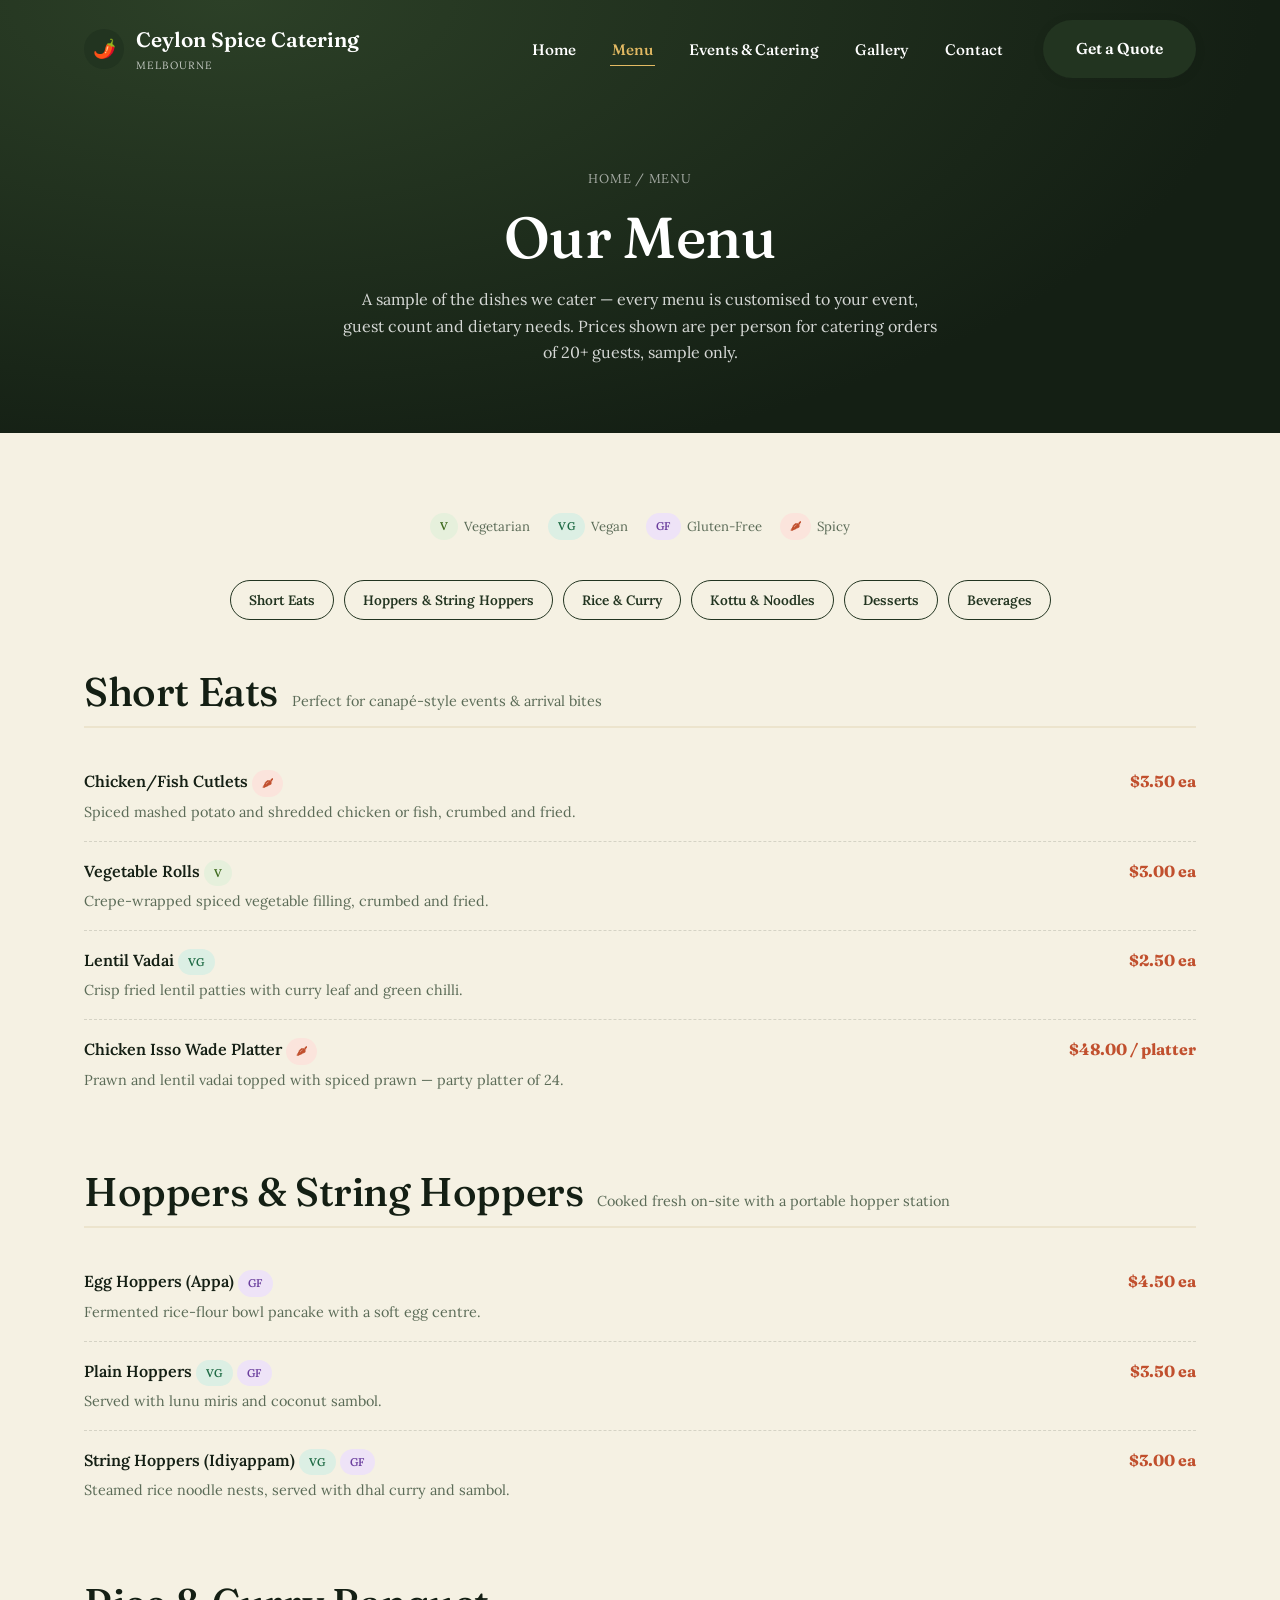
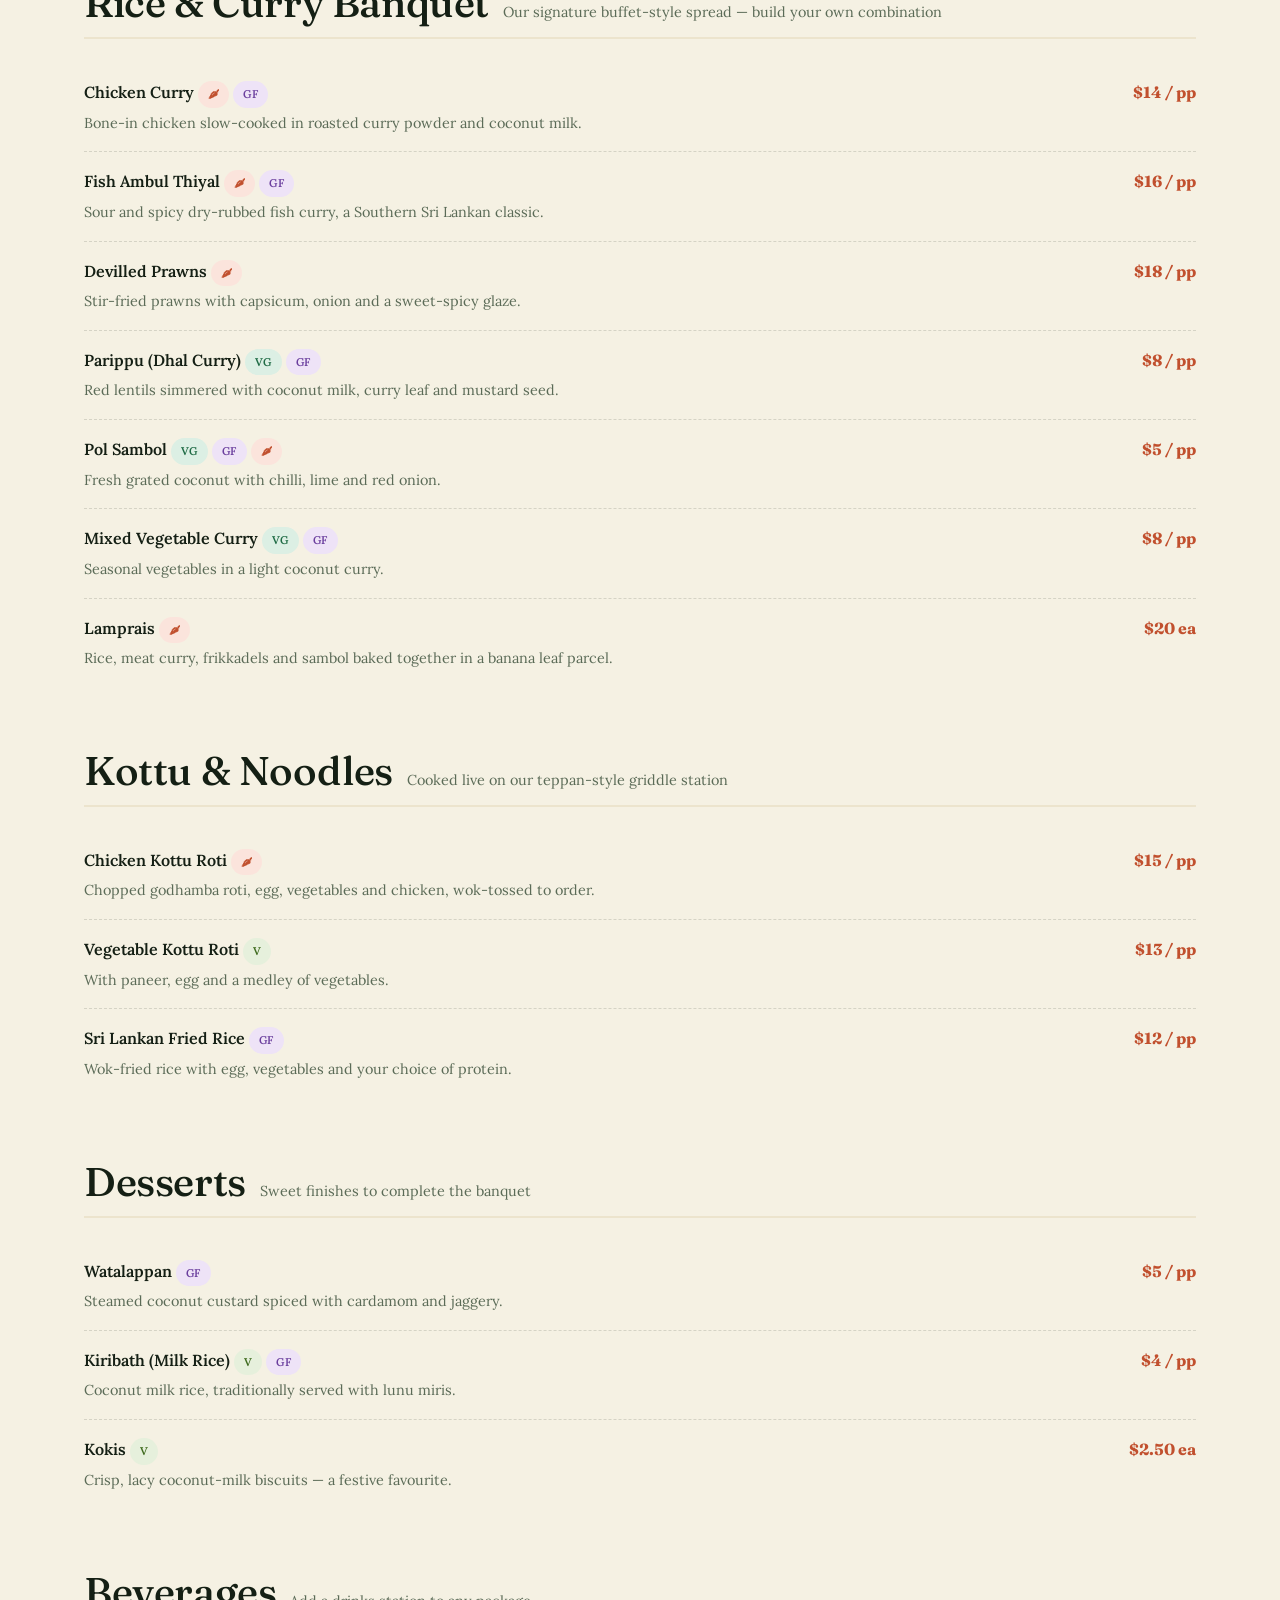
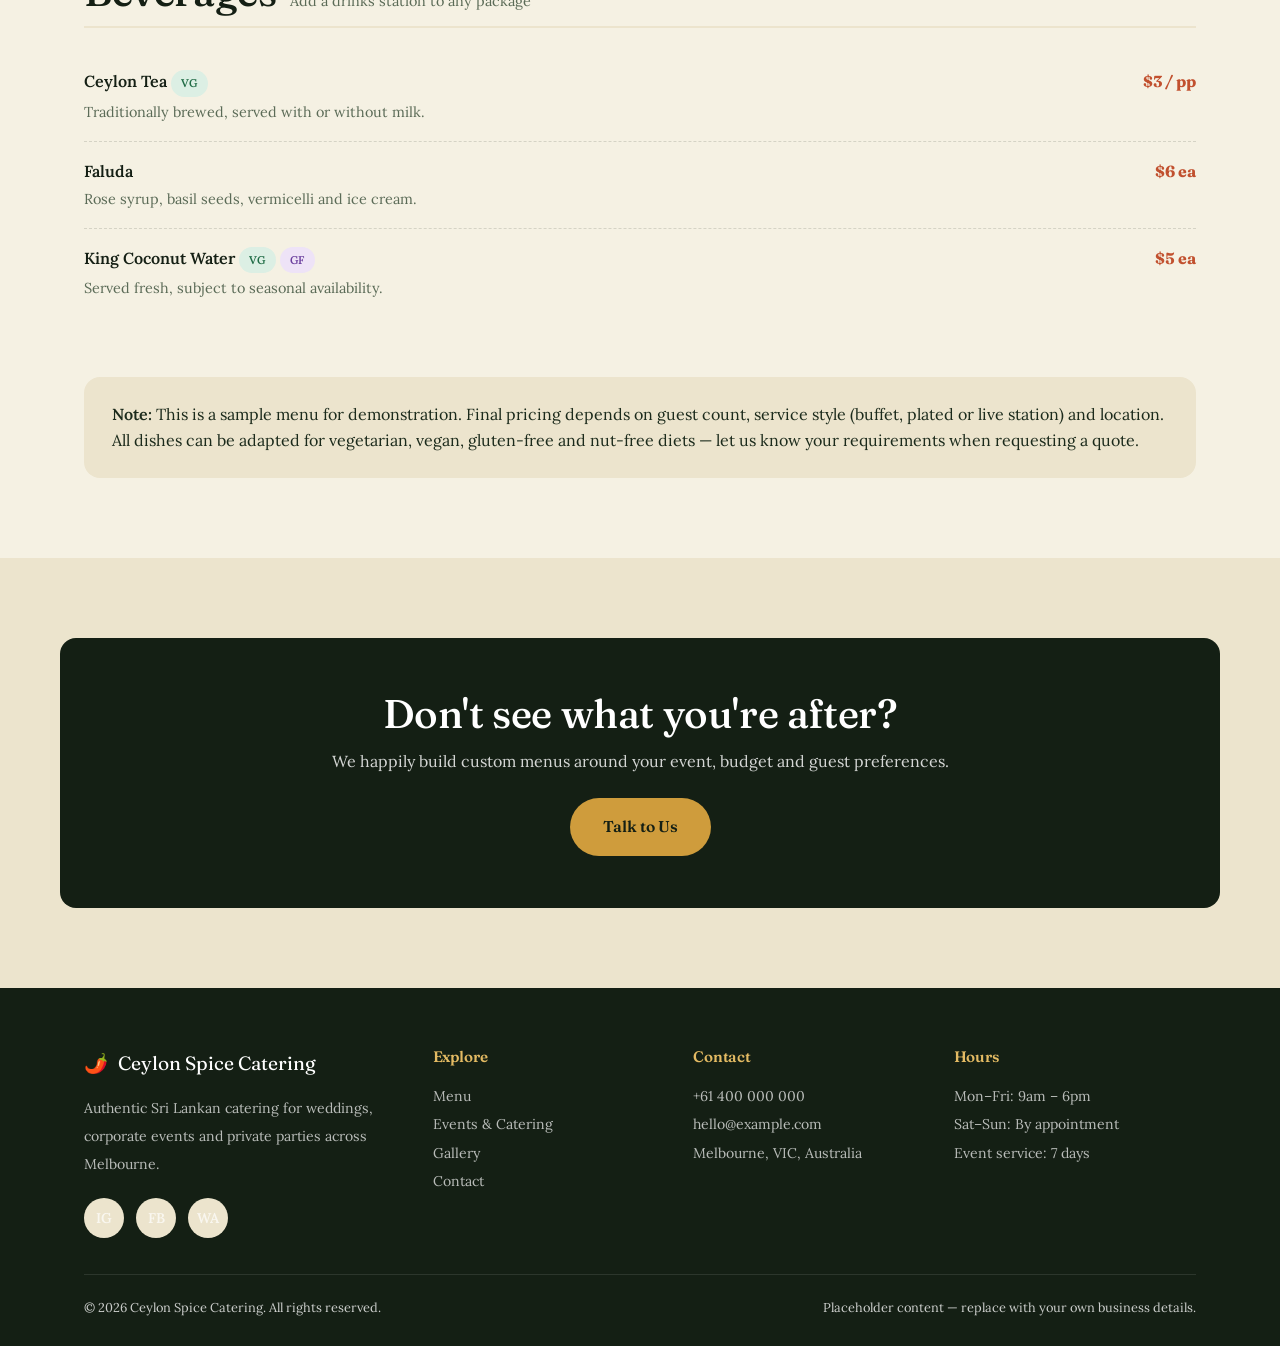
<file: menu.html>
<!DOCTYPE html>
<html lang="en">
<head>
<meta charset="UTF-8">
<meta name="viewport" content="width=device-width, initial-scale=1.0">
<title>Menu | Ceylon Spice Catering</title>
<meta name="description" content="Explore our Sri Lankan catering menu — short eats, hoppers, rice & curry, kottu, desserts and beverages. Vegetarian, vegan and gluten-free options available.">
<link rel="icon" href="data:image/svg+xml,<svg xmlns=%22http://www.w3.org/2000/svg%22 viewBox=%220 0 100 100%22><text y=%22.9em%22 font-size=%2290%22>🌶️</text></svg>">
<link rel="stylesheet" href="css/style.css">
</head>
<body>

<header class="site-header">
  <nav class="nav">
    <a href="index.html" class="brand">
      <span class="brand__mark">🌶️</span>
      <span>Ceylon Spice Catering<span class="brand__tagline">Melbourne</span></span>
    </a>
    <button class="nav__toggle" aria-label="Toggle menu" aria-expanded="false">
      <span></span><span></span><span></span>
    </button>
    <ul class="nav__links">
      <li><a href="index.html">Home</a></li>
      <li><a href="menu.html" aria-current="page">Menu</a></li>
      <li><a href="events.html">Events &amp; Catering</a></li>
      <li><a href="gallery.html">Gallery</a></li>
      <li><a href="contact.html">Contact</a></li>
      <li class="nav__cta"><a href="contact.html" class="btn btn--primary">Get a Quote</a></li>
    </ul>
  </nav>
</header>

<main>

  <section class="page-hero">
    <div class="container">
      <div class="breadcrumb">Home / Menu</div>
      <h1>Our Menu</h1>
      <p>A sample of the dishes we cater — every menu is customised to your event, guest count and dietary needs. Prices shown are per person for catering orders of 20+ guests, sample only.</p>
    </div>
  </section>

  <section class="section">
    <div class="container">

      <div class="menu-legend">
        <span><span class="tag tag--veg" style="margin:0;">V</span> Vegetarian</span>
        <span><span class="tag tag--vegan" style="margin:0;">VG</span> Vegan</span>
        <span><span class="tag tag--gf" style="margin:0;">GF</span> Gluten-Free</span>
        <span><span class="tag tag--spicy" style="margin:0;">🌶</span> Spicy</span>
      </div>

      <nav class="menu-nav">
        <a href="#short-eats">Short Eats</a>
        <a href="#hoppers">Hoppers &amp; String Hoppers</a>
        <a href="#mains">Rice &amp; Curry</a>
        <a href="#kottu">Kottu &amp; Noodles</a>
        <a href="#desserts">Desserts</a>
        <a href="#beverages">Beverages</a>
      </nav>

      <!-- Short Eats -->
      <div class="menu-category" id="short-eats">
        <div class="menu-category__head">
          <h2>Short Eats</h2>
          <span>Perfect for canapé-style events &amp; arrival bites</span>
        </div>

        <div class="menu-item">
          <div>
            <div class="menu-item__name">Chicken/Fish Cutlets <span class="tag tag--spicy" style="margin:0;">🌶</span></div>
            <div class="menu-item__desc">Spiced mashed potato and shredded chicken or fish, crumbed and fried.</div>
          </div>
          <div class="menu-item__price">$3.50 ea</div>
        </div>
        <div class="menu-item">
          <div>
            <div class="menu-item__name">Vegetable Rolls <span class="tag tag--veg" style="margin:0;">V</span></div>
            <div class="menu-item__desc">Crepe-wrapped spiced vegetable filling, crumbed and fried.</div>
          </div>
          <div class="menu-item__price">$3.00 ea</div>
        </div>
        <div class="menu-item">
          <div>
            <div class="menu-item__name">Lentil Vadai <span class="tag tag--vegan" style="margin:0;">VG</span></div>
            <div class="menu-item__desc">Crisp fried lentil patties with curry leaf and green chilli.</div>
          </div>
          <div class="menu-item__price">$2.50 ea</div>
        </div>
        <div class="menu-item">
          <div>
            <div class="menu-item__name">Chicken Isso Wade Platter <span class="tag tag--spicy" style="margin:0;">🌶</span></div>
            <div class="menu-item__desc">Prawn and lentil vadai topped with spiced prawn — party platter of 24.</div>
          </div>
          <div class="menu-item__price">$48.00 / platter</div>
        </div>
      </div>

      <!-- Hoppers -->
      <div class="menu-category" id="hoppers">
        <div class="menu-category__head">
          <h2>Hoppers &amp; String Hoppers</h2>
          <span>Cooked fresh on-site with a portable hopper station</span>
        </div>

        <div class="menu-item">
          <div>
            <div class="menu-item__name">Egg Hoppers (Appa) <span class="tag tag--gf" style="margin:0;">GF</span></div>
            <div class="menu-item__desc">Fermented rice-flour bowl pancake with a soft egg centre.</div>
          </div>
          <div class="menu-item__price">$4.50 ea</div>
        </div>
        <div class="menu-item">
          <div>
            <div class="menu-item__name">Plain Hoppers <span class="tag tag--vegan" style="margin:0;">VG</span> <span class="tag tag--gf" style="margin:0;">GF</span></div>
            <div class="menu-item__desc">Served with lunu miris and coconut sambol.</div>
          </div>
          <div class="menu-item__price">$3.50 ea</div>
        </div>
        <div class="menu-item">
          <div>
            <div class="menu-item__name">String Hoppers (Idiyappam) <span class="tag tag--vegan" style="margin:0;">VG</span> <span class="tag tag--gf" style="margin:0;">GF</span></div>
            <div class="menu-item__desc">Steamed rice noodle nests, served with dhal curry and sambol.</div>
          </div>
          <div class="menu-item__price">$3.00 ea</div>
        </div>
      </div>

      <!-- Rice & Curry -->
      <div class="menu-category" id="mains">
        <div class="menu-category__head">
          <h2>Rice &amp; Curry Banquet</h2>
          <span>Our signature buffet-style spread — build your own combination</span>
        </div>

        <div class="menu-item">
          <div>
            <div class="menu-item__name">Chicken Curry <span class="tag tag--spicy" style="margin:0;">🌶</span> <span class="tag tag--gf" style="margin:0;">GF</span></div>
            <div class="menu-item__desc">Bone-in chicken slow-cooked in roasted curry powder and coconut milk.</div>
          </div>
          <div class="menu-item__price">$14 / pp</div>
        </div>
        <div class="menu-item">
          <div>
            <div class="menu-item__name">Fish Ambul Thiyal <span class="tag tag--spicy" style="margin:0;">🌶</span> <span class="tag tag--gf" style="margin:0;">GF</span></div>
            <div class="menu-item__desc">Sour and spicy dry-rubbed fish curry, a Southern Sri Lankan classic.</div>
          </div>
          <div class="menu-item__price">$16 / pp</div>
        </div>
        <div class="menu-item">
          <div>
            <div class="menu-item__name">Devilled Prawns <span class="tag tag--spicy" style="margin:0;">🌶</span></div>
            <div class="menu-item__desc">Stir-fried prawns with capsicum, onion and a sweet-spicy glaze.</div>
          </div>
          <div class="menu-item__price">$18 / pp</div>
        </div>
        <div class="menu-item">
          <div>
            <div class="menu-item__name">Parippu (Dhal Curry) <span class="tag tag--vegan" style="margin:0;">VG</span> <span class="tag tag--gf" style="margin:0;">GF</span></div>
            <div class="menu-item__desc">Red lentils simmered with coconut milk, curry leaf and mustard seed.</div>
          </div>
          <div class="menu-item__price">$8 / pp</div>
        </div>
        <div class="menu-item">
          <div>
            <div class="menu-item__name">Pol Sambol <span class="tag tag--vegan" style="margin:0;">VG</span> <span class="tag tag--gf" style="margin:0;">GF</span> <span class="tag tag--spicy" style="margin:0;">🌶</span></div>
            <div class="menu-item__desc">Fresh grated coconut with chilli, lime and red onion.</div>
          </div>
          <div class="menu-item__price">$5 / pp</div>
        </div>
        <div class="menu-item">
          <div>
            <div class="menu-item__name">Mixed Vegetable Curry <span class="tag tag--vegan" style="margin:0;">VG</span> <span class="tag tag--gf" style="margin:0;">GF</span></div>
            <div class="menu-item__desc">Seasonal vegetables in a light coconut curry.</div>
          </div>
          <div class="menu-item__price">$8 / pp</div>
        </div>
        <div class="menu-item">
          <div>
            <div class="menu-item__name">Lamprais <span class="tag tag--spicy" style="margin:0;">🌶</span></div>
            <div class="menu-item__desc">Rice, meat curry, frikkadels and sambol baked together in a banana leaf parcel.</div>
          </div>
          <div class="menu-item__price">$20 ea</div>
        </div>
      </div>

      <!-- Kottu -->
      <div class="menu-category" id="kottu">
        <div class="menu-category__head">
          <h2>Kottu &amp; Noodles</h2>
          <span>Cooked live on our teppan-style griddle station</span>
        </div>

        <div class="menu-item">
          <div>
            <div class="menu-item__name">Chicken Kottu Roti <span class="tag tag--spicy" style="margin:0;">🌶</span></div>
            <div class="menu-item__desc">Chopped godhamba roti, egg, vegetables and chicken, wok-tossed to order.</div>
          </div>
          <div class="menu-item__price">$15 / pp</div>
        </div>
        <div class="menu-item">
          <div>
            <div class="menu-item__name">Vegetable Kottu Roti <span class="tag tag--veg" style="margin:0;">V</span></div>
            <div class="menu-item__desc">With paneer, egg and a medley of vegetables.</div>
          </div>
          <div class="menu-item__price">$13 / pp</div>
        </div>
        <div class="menu-item">
          <div>
            <div class="menu-item__name">Sri Lankan Fried Rice <span class="tag tag--gf" style="margin:0;">GF</span></div>
            <div class="menu-item__desc">Wok-fried rice with egg, vegetables and your choice of protein.</div>
          </div>
          <div class="menu-item__price">$12 / pp</div>
        </div>
      </div>

      <!-- Desserts -->
      <div class="menu-category" id="desserts">
        <div class="menu-category__head">
          <h2>Desserts</h2>
          <span>Sweet finishes to complete the banquet</span>
        </div>

        <div class="menu-item">
          <div>
            <div class="menu-item__name">Watalappan <span class="tag tag--gf" style="margin:0;">GF</span></div>
            <div class="menu-item__desc">Steamed coconut custard spiced with cardamom and jaggery.</div>
          </div>
          <div class="menu-item__price">$5 / pp</div>
        </div>
        <div class="menu-item">
          <div>
            <div class="menu-item__name">Kiribath (Milk Rice) <span class="tag tag--veg" style="margin:0;">V</span> <span class="tag tag--gf" style="margin:0;">GF</span></div>
            <div class="menu-item__desc">Coconut milk rice, traditionally served with lunu miris.</div>
          </div>
          <div class="menu-item__price">$4 / pp</div>
        </div>
        <div class="menu-item">
          <div>
            <div class="menu-item__name">Kokis <span class="tag tag--veg" style="margin:0;">V</span></div>
            <div class="menu-item__desc">Crisp, lacy coconut-milk biscuits — a festive favourite.</div>
          </div>
          <div class="menu-item__price">$2.50 ea</div>
        </div>
      </div>

      <!-- Beverages -->
      <div class="menu-category" id="beverages">
        <div class="menu-category__head">
          <h2>Beverages</h2>
          <span>Add a drinks station to any package</span>
        </div>

        <div class="menu-item">
          <div>
            <div class="menu-item__name">Ceylon Tea <span class="tag tag--vegan" style="margin:0;">VG</span></div>
            <div class="menu-item__desc">Traditionally brewed, served with or without milk.</div>
          </div>
          <div class="menu-item__price">$3 / pp</div>
        </div>
        <div class="menu-item">
          <div>
            <div class="menu-item__name">Faluda</div>
            <div class="menu-item__desc">Rose syrup, basil seeds, vermicelli and ice cream.</div>
          </div>
          <div class="menu-item__price">$6 ea</div>
        </div>
        <div class="menu-item">
          <div>
            <div class="menu-item__name">King Coconut Water <span class="tag tag--vegan" style="margin:0;">VG</span> <span class="tag tag--gf" style="margin:0;">GF</span></div>
            <div class="menu-item__desc">Served fresh, subject to seasonal availability.</div>
          </div>
          <div class="menu-item__price">$5 ea</div>
        </div>
      </div>

      <div class="menu-note">
        <strong>Note:</strong> This is a sample menu for demonstration. Final pricing depends on guest count, service
        style (buffet, plated or live station) and location. All dishes can be adapted for vegetarian, vegan,
        gluten-free and nut-free diets — let us know your requirements when requesting a quote.
      </div>

    </div>
  </section>

  <section class="section section--alt">
    <div class="container cta-banner">
      <h2>Don't see what you're after?</h2>
      <p>We happily build custom menus around your event, budget and guest preferences.</p>
      <a href="contact.html" class="btn btn--gold">Talk to Us</a>
    </div>
  </section>

</main>

<footer class="site-footer">
  <div class="container">
    <div class="footer-grid">
      <div>
        <div class="footer-brand"><span>🌶️</span> Ceylon Spice Catering</div>
        <p>Authentic Sri Lankan catering for weddings, corporate events and private parties across Melbourne.</p>
        <div class="social-row">
          <a href="#" aria-label="Instagram">IG</a>
          <a href="#" aria-label="Facebook">FB</a>
          <a href="#" aria-label="WhatsApp">WA</a>
        </div>
      </div>
      <div>
        <h4>Explore</h4>
        <p><a href="menu.html">Menu</a></p>
        <p><a href="events.html">Events &amp; Catering</a></p>
        <p><a href="gallery.html">Gallery</a></p>
        <p><a href="contact.html">Contact</a></p>
      </div>
      <div>
        <h4>Contact</h4>
        <p><a href="tel:+61400000000">+61 400 000 000</a></p>
        <p><a href="mailto:hello@example.com">hello@example.com</a></p>
        <p>Melbourne, VIC, Australia</p>
      </div>
      <div>
        <h4>Hours</h4>
        <p>Mon–Fri: 9am – 6pm</p>
        <p>Sat–Sun: By appointment</p>
        <p>Event service: 7 days</p>
      </div>
    </div>
    <div class="footer-bottom">
      <span>&copy; <span data-year>2026</span> Ceylon Spice Catering. All rights reserved.</span>
      <span>Placeholder content — replace with your own business details.</span>
    </div>
  </div>
</footer>

<script src="js/main.js"></script>
</body>
</html>
</file>
<file: css/style.css>
/* ==========================================================================
   Ceylon Spice Catering — Stylesheet
   Editorial theme: deep forest green, warm cream, mustard gold, elegant serif
   ========================================================================== */

/* Self-hosted fonts (latin subset, variable weight) — avoids the external
   Google Fonts network request, which was a source of inconsistent load
   timing for the page-transition readiness check. */

@font-face {
  font-family: 'Fraunces';
  font-style: normal;
  font-weight: 400 700;
  font-display: swap;
  src: url('../assets/fonts/fraunces-latin-var.woff2') format('woff2');
  unicode-range: U+0000-00FF, U+0131, U+0152-0153, U+02BB-02BC, U+02C6, U+02DA, U+02DC, U+0304, U+0308, U+0329, U+2000-206F, U+20AC, U+2122, U+2191, U+2193, U+2212, U+2215, U+FEFF, U+FFFD;
}

@font-face {
  font-family: 'Lora';
  font-style: normal;
  font-weight: 400 600;
  font-display: swap;
  src: url('../assets/fonts/lora-latin-var.woff2') format('woff2');
  unicode-range: U+0000-00FF, U+0131, U+0152-0153, U+02BB-02BC, U+02C6, U+02DA, U+02DC, U+0304, U+0308, U+0329, U+2000-206F, U+20AC, U+2122, U+2191, U+2193, U+2212, U+2215, U+FEFF, U+FFFD;
}

@font-face {
  font-family: 'Lora';
  font-style: italic;
  font-weight: 400;
  font-display: swap;
  src: url('../assets/fonts/lora-italic-latin.woff2') format('woff2');
  unicode-range: U+0000-00FF, U+0131, U+0152-0153, U+02BB-02BC, U+02C6, U+02DA, U+02DC, U+0304, U+0308, U+0329, U+2000-206F, U+20AC, U+2122, U+2191, U+2193, U+2212, U+2215, U+FEFF, U+FFFD;
}

:root {
  --color-forest: #223420;
  --color-forest-dark: #141f14;
  --color-forest-soft: #3c4f37;
  --color-gold: #cf9c3c;
  --color-gold-light: #e3ba63;
  --color-terracotta: #c1502e;
  --color-cream: #f5f1e3;
  --color-cream-2: #ece4cd;
  --color-ink: #1b2a1b;
  --color-ink-soft: #5b6b57;
  --color-white: #ffffff;

  /* legacy aliases (kept so any inline var() references stay valid) */
  --color-maroon: var(--color-forest);
  --color-maroon-dark: var(--color-forest-dark);
  --color-saffron: var(--color-gold);
  --color-saffron-light: var(--color-gold-light);
  --color-brown: var(--color-ink);
  --color-brown-soft: var(--color-ink-soft);

  --font-heading: 'Fraunces', Georgia, 'Times New Roman', serif;
  --font-body: 'Lora', Georgia, 'Times New Roman', serif;

  --radius: 16px;
  --shadow-sm: 0 2px 12px rgba(20, 31, 20, 0.08);
  --shadow-md: 0 14px 34px rgba(20, 31, 20, 0.18);
  --max-width: 1160px;
  --transition: 0.25s ease;
  --header-height: 84px;
}

* {
  box-sizing: border-box;
  margin: 0;
  padding: 0;
}

html {
  scroll-behavior: smooth;
  background: var(--color-forest-dark);
}

body.nav-open {
  overflow: hidden;
}

body {
  font-family: var(--font-body);
  color: var(--color-ink);
  background: var(--color-cream);
  line-height: 1.65;
  -webkit-font-smoothing: antialiased;
}

img {
  max-width: 100%;
  display: block;
}

a {
  color: inherit;
  text-decoration: none;
}

ul {
  list-style: none;
}

::selection {
  background: var(--color-gold);
  color: var(--color-forest-dark);
}

.container {
  max-width: var(--max-width);
  margin: 0 auto;
  padding: 0 24px;
}

/* ---------- Page transitions ---------- */
/* Primary: native cross-document view transition. The browser keeps the
   current page on screen, loads the destination in the background, and only
   then cross-fades — this is the only way to truly avoid a blank gap between
   pages, since a plain multi-page navigation has no "next page" to show
   until it has actually loaded. Chrome/Edge only; unsupported browsers just
   ignore this rule and navigate normally. */

@view-transition {
  navigation: auto;
}

::view-transition-group(root) {
  animation-duration: 0.5s;
  animation-timing-function: cubic-bezier(0.22, 1, 0.36, 1);
}

.site-header {
  view-transition-name: site-header;
}

@media (prefers-reduced-motion: reduce) {
  ::view-transition-group(*),
  ::view-transition-old(*),
  ::view-transition-new(*) {
    animation: none !important;
  }
}

/* Fallback: JS-driven fade for browsers without native support (Safari,
   Firefox). Only engaged when main.js detects no native support; see
   initPageTransitions(). Still has a brief blank gap while the next page
   loads — that part can't be avoided without native support. */

body.fade-transitions {
  opacity: 0;
  transform: translateY(14px);
  transition: opacity 0.55s cubic-bezier(0.22, 1, 0.36, 1), transform 0.55s cubic-bezier(0.22, 1, 0.36, 1);
}

body.fade-transitions.page-ready {
  opacity: 1;
  transform: translateY(0);
}

body.fade-transitions.page-leaving {
  opacity: 0;
  transform: translateY(0);
  transition: opacity 0.22s ease;
}

@media (prefers-reduced-motion: reduce) {
  body.fade-transitions {
    opacity: 1;
    transform: none;
    transition: none;
  }
}

/* ---------- Scroll reveal ---------- */

.reveal {
  opacity: 0;
  transform: translateY(26px);
  transition: opacity 0.6s ease, transform 0.6s ease;
}

.reveal.reveal--visible {
  opacity: 1;
  transform: translateY(0);
}

@media (prefers-reduced-motion: reduce) {
  .reveal {
    opacity: 1;
    transform: none;
    transition: none;
  }
}

h1, h2, h3, h4 {
  font-family: var(--font-heading);
  font-weight: 600;
  line-height: 1.2;
  letter-spacing: -0.01em;
  color: var(--color-forest-dark);
}

h1 { font-size: clamp(2.3rem, 5.2vw, 3.6rem); font-weight: 500; }
h2 { font-size: clamp(1.8rem, 3.6vw, 2.5rem); font-weight: 500; }
h3 { font-size: 1.3rem; }

.eyebrow {
  display: inline-block;
  color: var(--color-terracotta);
  font-family: var(--font-body);
  font-weight: 600;
  letter-spacing: 0.14em;
  text-transform: uppercase;
  font-size: 0.76rem;
  margin-bottom: 12px;
}

.eyebrow--light {
  color: var(--color-gold-light);
}

.section {
  padding: 80px 0;
}

.section--alt {
  background: var(--color-cream-2);
}

.section-head {
  text-align: center;
  max-width: 640px;
  margin: 0 auto 48px;
}

.section-head p {
  color: var(--color-ink-soft);
  margin-top: 12px;
}

/* ---------- Buttons ---------- */

.btn {
  display: inline-block;
  padding: 15px 32px;
  border-radius: 999px;
  font-family: var(--font-heading);
  font-weight: 600;
  font-size: 0.98rem;
  cursor: pointer;
  border: 1.5px solid transparent;
  transition: transform var(--transition), box-shadow var(--transition), background var(--transition), color var(--transition), border-color var(--transition);
}

.btn:hover {
  transform: translateY(-2px);
}

.btn--primary {
  background: var(--color-forest);
  color: var(--color-white);
  box-shadow: var(--shadow-sm);
}

.btn--primary:hover {
  background: var(--color-forest-dark);
  box-shadow: var(--shadow-md);
}

.btn--gold {
  background: var(--color-gold);
  color: var(--color-forest-dark);
}

.btn--gold:hover {
  background: var(--color-gold-light);
  box-shadow: var(--shadow-md);
}

.btn--outline {
  background: transparent;
  border-color: rgba(255, 255, 255, 0.7);
  color: var(--color-white);
}

.btn--outline:hover {
  background: var(--color-white);
  color: var(--color-forest-dark);
  border-color: var(--color-white);
}

.btn--outline-dark {
  background: transparent;
  border-color: var(--color-forest);
  color: var(--color-forest);
}

.btn--outline-dark:hover {
  background: var(--color-forest);
  color: var(--color-white);
}

/* ---------- Header / Nav ---------- */

.site-header {
  position: fixed;
  top: 0;
  left: 0;
  right: 0;
  z-index: 1000;
  background: transparent;
  border-bottom: 1px solid transparent;
  transition: background var(--transition), border-color var(--transition), box-shadow var(--transition);
}

.site-header.is-scrolled {
  background: rgba(245, 241, 227, 0.96);
  backdrop-filter: blur(8px);
  border-bottom: 1px solid rgba(27, 42, 27, 0.08);
  box-shadow: var(--shadow-sm);
}

.nav {
  display: flex;
  align-items: center;
  justify-content: space-between;
  padding: 20px 24px;
  max-width: var(--max-width);
  margin: 0 auto;
}

.brand {
  display: flex;
  align-items: center;
  gap: 12px;
  position: relative;
  z-index: 2;
  font-family: var(--font-heading);
  font-size: 1.3rem;
  font-weight: 600;
  color: var(--color-white);
  transition: color var(--transition);
}

.site-header.is-scrolled .brand {
  color: var(--color-forest-dark);
}

.brand__mark {
  width: 40px;
  height: 40px;
  border-radius: 50%;
  background: var(--color-forest);
  color: var(--color-gold-light);
  display: flex;
  align-items: center;
  justify-content: center;
  font-size: 1.15rem;
  flex-shrink: 0;
}

.brand__tagline {
  display: block;
  font-family: var(--font-body);
  font-size: 0.66rem;
  font-weight: 400;
  letter-spacing: 0.1em;
  text-transform: uppercase;
  color: rgba(255, 255, 255, 0.72);
  transition: color var(--transition);
}

.site-header.is-scrolled .brand__tagline {
  color: var(--color-ink-soft);
}

.nav__links {
  display: flex;
  align-items: center;
  gap: 32px;
}

.nav__links a:not(.btn) {
  font-family: var(--font-heading);
  font-weight: 500;
  font-size: 0.95rem;
  padding: 6px 2px;
  color: var(--color-white);
  border-bottom: 1.5px solid transparent;
  transition: border-color var(--transition), color var(--transition);
}

.site-header.is-scrolled .nav__links a:not(.btn) {
  color: var(--color-ink);
}

.nav__links a:not(.btn):hover,
.nav__links a:not(.btn)[aria-current="page"] {
  color: var(--color-gold-light);
  border-color: var(--color-gold-light);
}

.site-header.is-scrolled .nav__links a:not(.btn):hover,
.site-header.is-scrolled .nav__links a:not(.btn)[aria-current="page"] {
  color: var(--color-forest);
  border-color: var(--color-gold);
}

.nav__cta .btn {
  transition: transform var(--transition), box-shadow var(--transition), background var(--transition), color var(--transition), border-color var(--transition);
}

.nav__cta {
  margin-left: 6px;
}

.nav__toggle {
  display: none;
  flex-direction: column;
  gap: 6px;
  background: none;
  border: none;
  cursor: pointer;
  padding: 8px;
  position: relative;
  z-index: 2;
}

.nav__toggle span {
  width: 26px;
  height: 2.5px;
  background: var(--color-white);
  border-radius: 2px;
  transition: transform var(--transition), opacity var(--transition), background var(--transition);
}

.site-header.is-scrolled .nav__toggle span {
  background: var(--color-ink);
}

/* ---------- Hero (home) ---------- */

.hero {
  position: relative;
  min-height: 640px;
  display: flex;
  align-items: center;
  padding: calc(var(--header-height) + 86px) 0 90px;
  color: var(--color-white);
  text-align: center;
  overflow: hidden;
}

.hero__bg.placeholder {
  position: absolute;
  inset: 0;
  border: none;
  border-radius: 0;
}

.hero__overlay {
  position: absolute;
  inset: 0;
  background: rgba(12, 18, 12, 0.32);
}

.hero__inner {
  position: relative;
  z-index: 1;
  max-width: 760px;
  margin: 0 auto;
}

.hero h1 {
  color: var(--color-white);
  margin-top: 6px;
}

.hero__accent {
  color: var(--color-gold-light);
}

.hero p.lead {
  margin: 18px auto 0;
  font-size: 1.1rem;
  color: rgba(255, 255, 255, 0.86);
  max-width: 56ch;
}

.hero__actions {
  margin-top: 34px;
  display: flex;
  gap: 16px;
  flex-wrap: wrap;
  justify-content: center;
}

/* ---------- Stat bar ---------- */

.stat-bar {
  background: var(--color-cream-2);
  padding: 36px 0;
}

.stat-bar__inner {
  display: flex;
  justify-content: center;
  gap: 60px;
  flex-wrap: wrap;
  text-align: center;
}

.hero__stat strong {
  display: block;
  font-family: var(--font-heading);
  font-size: 1.7rem;
  font-weight: 600;
  color: var(--color-forest);
}

.hero__stat span {
  font-size: 0.8rem;
  letter-spacing: 0.04em;
  text-transform: uppercase;
  color: var(--color-ink-soft);
}

/* ---------- Page hero (inner pages) ---------- */

.page-hero {
  background: radial-gradient(130% 180% at 18% 0%, #2c4027 0%, #141f14 62%), var(--color-forest-dark);
  color: var(--color-white);
  padding: calc(var(--header-height) + 84px) 0 68px;
  text-align: center;
}

.page-hero h1 {
  color: var(--color-white);
}

.page-hero p {
  color: rgba(255, 255, 255, 0.82);
  max-width: 60ch;
  margin: 14px auto 0;
}

.breadcrumb {
  font-size: 0.8rem;
  color: rgba(255, 255, 255, 0.6);
  margin-bottom: 14px;
  letter-spacing: 0.06em;
  text-transform: uppercase;
}

/* ---------- Placeholder media ---------- */

.placeholder {
  position: relative;
  width: 100%;
  border-radius: var(--radius);
  border: 1px solid rgba(27, 42, 27, 0.14);
  background: linear-gradient(160deg, #e7e0cc 0%, #d9cdac 100%);
  display: flex;
  align-items: center;
  justify-content: center;
  text-align: center;
  color: var(--color-ink-soft);
  overflow: hidden;
}

.placeholder::before {
  content: attr(data-icon);
  display: block;
  font-size: 1.9rem;
  margin-bottom: 6px;
  opacity: 0.7;
}

.placeholder__label {
  padding: 16px;
}

.placeholder__label strong {
  display: block;
  font-family: var(--font-heading);
  font-size: 0.86rem;
  color: var(--color-forest-dark);
  margin-bottom: 4px;
}

.placeholder__label span {
  font-size: 0.72rem;
  opacity: 0.85;
}

.placeholder--16-9 { aspect-ratio: 16 / 9; }
.placeholder--4-3 { aspect-ratio: 4 / 3; }
.placeholder--1-1 { aspect-ratio: 1 / 1; }
.placeholder--3-4 { aspect-ratio: 3 / 4; }

.placeholder--video::after {
  content: "▶";
  position: absolute;
  width: 64px;
  height: 64px;
  border-radius: 50%;
  background: rgba(20, 31, 20, 0.85);
  color: var(--color-gold-light);
  display: flex;
  align-items: center;
  justify-content: center;
  font-size: 1.4rem;
  top: 50%;
  left: 50%;
  transform: translate(-50%, -50%);
}

.hero__bg.placeholder {
  background: radial-gradient(130% 180% at 18% 0%, #2c4027 0%, #141f14 62%), var(--color-forest-dark);
  color: rgba(255, 255, 255, 0.55);
}

.hero__bg .placeholder__label strong {
  color: rgba(255, 255, 255, 0.88);
}

/* ---------- Cards / Grids ---------- */

.grid {
  display: grid;
  gap: 30px;
}

.grid--3 { grid-template-columns: repeat(3, 1fr); }
.grid--4 { grid-template-columns: repeat(4, 1fr); }
.grid--2 { grid-template-columns: repeat(2, 1fr); }

.grid > * {
  min-width: 0;
}

.card {
  background: var(--color-white);
  border-radius: var(--radius);
  overflow: hidden;
  box-shadow: var(--shadow-sm);
  transition: transform var(--transition), box-shadow var(--transition);
}

.card:hover {
  transform: translateY(-4px);
  box-shadow: var(--shadow-md);
}

.card__body {
  padding: 22px 24px 26px;
}

.card__body h3 {
  font-weight: 500;
}

.card__body p {
  color: var(--color-ink-soft);
  font-size: 0.92rem;
  margin-top: 8px;
}

.tag {
  display: inline-block;
  font-size: 0.7rem;
  font-weight: 700;
  letter-spacing: 0.04em;
  text-transform: uppercase;
  padding: 4px 10px;
  border-radius: 999px;
  background: var(--color-cream-2);
  color: var(--color-forest);
  margin-right: 6px;
  margin-top: 10px;
}

.tag--veg { background: #e6f0dc; color: #3f6b1f; }
.tag--vegan { background: #dcefe4; color: #1f6b45; }
.tag--spicy { background: #fbe4dc; color: var(--color-terracotta); }
.tag--gf { background: #eee3f7; color: #6b3f9e; }

/* ---------- About / feature split ---------- */

.split {
  display: grid;
  grid-template-columns: 1fr 1fr;
  gap: 56px;
  align-items: center;
}

.split > * {
  min-width: 0;
}

.split ul {
  margin-top: 20px;
}

.split li {
  padding-left: 28px;
  position: relative;
  margin-bottom: 12px;
  color: var(--color-ink-soft);
}

.split li::before {
  content: "✓";
  position: absolute;
  left: 0;
  color: var(--color-terracotta);
  font-weight: 700;
}

/* ---------- Testimonials ---------- */

.testimonial {
  background: var(--color-white);
  border-radius: var(--radius);
  padding: 28px;
  box-shadow: var(--shadow-sm);
}

.testimonial p {
  font-style: italic;
  color: var(--color-ink-soft);
}

.testimonial__who {
  display: flex;
  align-items: center;
  gap: 12px;
  margin-top: 18px;
}

.testimonial__avatar {
  width: 42px;
  height: 42px;
  border-radius: 50%;
  background: var(--color-cream-2);
  display: flex;
  align-items: center;
  justify-content: center;
  font-family: var(--font-heading);
  font-size: 1.1rem;
  color: var(--color-forest);
  font-weight: 700;
}

.testimonial__who strong {
  display: block;
  font-size: 0.9rem;
}

.testimonial__who span {
  font-size: 0.78rem;
  color: var(--color-ink-soft);
}

.stars {
  color: var(--color-gold);
  letter-spacing: 2px;
  margin-bottom: 10px;
}

/* ---------- CTA banner ---------- */

.cta-banner {
  background: var(--color-forest-dark);
  color: var(--color-white);
  border-radius: var(--radius);
  padding: 52px 48px;
  text-align: center;
}

.cta-banner h2 {
  color: var(--color-white);
}

.cta-banner p {
  margin-top: 10px;
  color: rgba(255, 255, 255, 0.82);
}

.cta-banner .btn {
  margin-top: 24px;
}

/* ---------- Menu page ---------- */

.menu-nav {
  display: flex;
  flex-wrap: wrap;
  gap: 10px;
  justify-content: center;
  margin-bottom: 48px;
}

.menu-nav a {
  padding: 8px 18px;
  border-radius: 999px;
  border: 1.5px solid var(--color-forest);
  color: var(--color-forest);
  font-size: 0.85rem;
  font-weight: 600;
  transition: background var(--transition), color var(--transition);
}

.menu-nav a:hover {
  background: var(--color-forest);
  color: var(--color-white);
}

.menu-category {
  margin-bottom: 60px;
  scroll-margin-top: 120px;
}

.menu-category__head {
  display: flex;
  align-items: baseline;
  gap: 14px;
  margin-bottom: 24px;
  border-bottom: 2px solid var(--color-cream-2);
  padding-bottom: 10px;
}

.menu-category__head span {
  color: var(--color-ink-soft);
  font-size: 0.9rem;
}

.menu-item {
  display: flex;
  justify-content: space-between;
  gap: 20px;
  padding: 16px 0;
  border-bottom: 1px dashed rgba(27, 42, 27, 0.15);
}

.menu-item:last-child {
  border-bottom: none;
}

.menu-item__name {
  font-weight: 700;
  color: var(--color-forest-dark);
}

.menu-item__desc {
  color: var(--color-ink-soft);
  font-size: 0.9rem;
  margin-top: 4px;
}

.menu-item__price {
  font-family: var(--font-heading);
  font-weight: 700;
  color: var(--color-terracotta);
  white-space: nowrap;
}

.menu-legend {
  display: flex;
  gap: 18px;
  flex-wrap: wrap;
  justify-content: center;
  margin-bottom: 40px;
  font-size: 0.82rem;
  color: var(--color-ink-soft);
}

.menu-legend span {
  display: inline-flex;
  align-items: center;
  gap: 6px;
}

.menu-note {
  background: var(--color-cream-2);
  border-radius: var(--radius);
  padding: 24px 28px;
  margin-top: 20px;
}

/* ---------- Events page ---------- */

.package-card {
  background: var(--color-white);
  border-radius: var(--radius);
  padding: 34px 28px;
  box-shadow: var(--shadow-sm);
  border-top: 4px solid var(--color-gold);
  transition: transform var(--transition), box-shadow var(--transition);
}

.package-card:hover {
  transform: translateY(-4px);
  box-shadow: var(--shadow-md);
}

.package-card--featured {
  border-top-color: var(--color-terracotta);
  position: relative;
}

.package-card__badge {
  position: absolute;
  top: -14px;
  right: 24px;
  background: var(--color-gold);
  color: var(--color-forest-dark);
  font-size: 0.7rem;
  font-weight: 700;
  letter-spacing: 0.05em;
  text-transform: uppercase;
  padding: 6px 14px;
  border-radius: 999px;
}

.package-card ul {
  margin-top: 18px;
}

.package-card li {
  padding-left: 24px;
  position: relative;
  margin-bottom: 10px;
  font-size: 0.9rem;
  color: var(--color-ink-soft);
}

.package-card li::before {
  content: "•";
  position: absolute;
  left: 6px;
  color: var(--color-gold);
  font-weight: 700;
}

.steps {
  display: grid;
  grid-template-columns: repeat(4, 1fr);
  gap: 26px;
  counter-reset: step;
}

.step {
  text-align: center;
}

.step__num {
  width: 52px;
  height: 52px;
  border-radius: 50%;
  background: var(--color-forest);
  color: var(--color-gold-light);
  display: flex;
  align-items: center;
  justify-content: center;
  font-family: var(--font-heading);
  font-weight: 700;
  font-size: 1.2rem;
  margin: 0 auto 14px;
}

.step p {
  color: var(--color-ink-soft);
  font-size: 0.88rem;
  margin-top: 6px;
}

/* ---------- Gallery page ---------- */

.filter-bar {
  display: flex;
  flex-wrap: wrap;
  gap: 10px;
  justify-content: center;
  margin-bottom: 36px;
}

.filter-btn {
  padding: 8px 20px;
  border-radius: 999px;
  border: 1.5px solid var(--color-forest);
  background: transparent;
  color: var(--color-forest);
  font-weight: 600;
  font-size: 0.85rem;
  cursor: pointer;
  transition: background var(--transition), color var(--transition);
}

.filter-btn:hover,
.filter-btn.is-active {
  background: var(--color-forest);
  color: var(--color-white);
}

.gallery-grid {
  display: grid;
  grid-template-columns: repeat(4, 1fr);
  gap: 18px;
}

.gallery-item {
  cursor: pointer;
  border-radius: var(--radius);
  overflow: hidden;
}

.gallery-item .placeholder {
  transition: opacity var(--transition);
}

.gallery-item:hover .placeholder {
  opacity: 0.85;
}

.gallery-item[hidden] {
  display: none;
}

/* Lightbox */

.lightbox {
  position: fixed;
  inset: 0;
  background: rgba(20, 31, 20, 0.92);
  display: flex;
  align-items: center;
  justify-content: center;
  z-index: 200;
  padding: 40px;
}

.lightbox[hidden] {
  display: none;
}

.lightbox__inner {
  max-width: 700px;
  width: 100%;
}

.lightbox__close {
  position: absolute;
  top: 24px;
  right: 32px;
  background: none;
  border: none;
  color: var(--color-white);
  font-size: 2rem;
  cursor: pointer;
  line-height: 1;
}

/* ---------- Contact page ---------- */

.contact-layout {
  display: grid;
  grid-template-columns: 1fr 1fr;
  gap: 50px;
}

.contact-layout > * {
  min-width: 0;
}

.contact-info__item {
  display: flex;
  gap: 16px;
  margin-bottom: 26px;
}

.contact-info__icon {
  width: 44px;
  height: 44px;
  border-radius: 50%;
  background: var(--color-forest);
  color: var(--color-gold-light);
  display: flex;
  align-items: center;
  justify-content: center;
  flex-shrink: 0;
  font-size: 1.1rem;
}

.contact-info__item strong {
  display: block;
  margin-bottom: 3px;
}

.contact-info__item p,
.contact-info__item a {
  color: var(--color-ink-soft);
  font-size: 0.92rem;
}

.social-row {
  display: flex;
  gap: 12px;
  margin-top: 20px;
}

.social-row a {
  width: 40px;
  height: 40px;
  border-radius: 50%;
  background: var(--color-cream-2);
  color: var(--color-forest);
  display: flex;
  align-items: center;
  justify-content: center;
  font-weight: 700;
  transition: background var(--transition), color var(--transition);
}

.social-row a:hover {
  background: var(--color-forest);
  color: var(--color-white);
}

.form {
  background: transparent;
  padding: 0;
}

.form-row {
  display: grid;
  grid-template-columns: 1fr 1fr;
  gap: 16px;
}

.field {
  margin-bottom: 18px;
}

.field label {
  display: block;
  font-size: 0.85rem;
  font-weight: 700;
  margin-bottom: 8px;
  color: var(--color-forest-dark);
}

.field label .req {
  font-weight: 400;
  color: var(--color-ink-soft);
  text-transform: none;
}

.field input,
.field select {
  width: 100%;
  padding: 13px 20px;
  border-radius: 999px;
  border: 1.5px solid rgba(27, 42, 27, 0.35);
  font-family: var(--font-body);
  font-size: 0.95rem;
  background: var(--color-white);
  color: var(--color-ink);
  transition: border-color var(--transition);
}

.field textarea {
  width: 100%;
  padding: 16px 20px;
  border-radius: var(--radius);
  border: 1.5px solid rgba(27, 42, 27, 0.35);
  font-family: var(--font-body);
  font-size: 0.95rem;
  background: var(--color-white);
  color: var(--color-ink);
  transition: border-color var(--transition);
  resize: vertical;
  min-height: 110px;
}

.field input:focus,
.field select:focus,
.field textarea:focus {
  outline: none;
  border-color: var(--color-gold);
}

.form-note {
  font-size: 0.8rem;
  color: var(--color-ink-soft);
  margin-top: 10px;
}

.form-success {
  display: none;
  background: #e6f0dc;
  color: #3f6b1f;
  padding: 14px 18px;
  border-radius: var(--radius);
  margin-bottom: 18px;
  font-size: 0.9rem;
}

.form-success.is-visible {
  display: block;
}

.map-wrap {
  margin-top: 34px;
}

/* ---------- Footer ---------- */

.site-footer {
  background: var(--color-forest-dark);
  color: rgba(255, 255, 255, 0.78);
  padding: 60px 0 28px;
}

.footer-grid {
  display: grid;
  grid-template-columns: 1.4fr 1fr 1fr 1.1fr;
  gap: 40px;
  padding-bottom: 36px;
  border-bottom: 1px solid rgba(255, 255, 255, 0.1);
}

.footer-grid h4 {
  color: var(--color-gold-light);
  font-size: 0.95rem;
  margin-bottom: 16px;
}

.footer-grid p,
.footer-grid a {
  font-size: 0.88rem;
  color: rgba(255, 255, 255, 0.7);
  line-height: 2;
}

.footer-grid a:hover {
  color: var(--color-gold-light);
}

.footer-brand {
  display: flex;
  align-items: center;
  gap: 10px;
  font-family: var(--font-heading);
  font-size: 1.2rem;
  color: var(--color-white);
  margin-bottom: 14px;
}

.footer-bottom {
  display: flex;
  justify-content: space-between;
  align-items: center;
  padding-top: 22px;
  font-size: 0.8rem;
  flex-wrap: wrap;
  gap: 10px;
}

.footer-bottom a {
  color: rgba(255, 255, 255, 0.6);
}

/* ---------- Responsive ---------- */

@media (max-width: 900px) {
  .split { grid-template-columns: 1fr; }
  .grid--3, .grid--4 { grid-template-columns: repeat(2, 1fr); }
  .steps { grid-template-columns: repeat(2, 1fr); }
  .gallery-grid { grid-template-columns: repeat(3, 1fr); }
  .contact-layout { grid-template-columns: 1fr; }
  .footer-grid { grid-template-columns: 1fr 1fr; }
  .stat-bar__inner { gap: 36px; }
}

@media (max-width: 720px) {
  .nav__links {
    position: fixed;
    inset: 0;
    z-index: 1;
    background: var(--color-cream);
    flex-direction: column;
    align-items: center;
    justify-content: center;
    gap: 30px;
    padding: 40px 24px;
    display: none;
  }
  .nav__links.is-open { display: flex; }
  .nav__links a:not(.btn) {
    font-size: 1.5rem;
    color: var(--color-ink);
    border-bottom-color: transparent;
  }
  .nav__links a:not(.btn):hover,
  .nav__links a:not(.btn)[aria-current="page"] {
    color: var(--color-terracotta);
  }
  .nav__toggle { display: flex; }
  .nav__toggle[aria-expanded="true"] span { background: var(--color-ink) !important; }
  .nav__toggle[aria-expanded="true"] span:nth-child(1) { transform: translateY(8px) rotate(45deg); }
  .nav__toggle[aria-expanded="true"] span:nth-child(2) { opacity: 0; }
  .nav__toggle[aria-expanded="true"] span:nth-child(3) { transform: translateY(-8px) rotate(-45deg); }
  .nav__cta { margin-left: 0; margin-top: 6px; }
  .grid--3, .grid--4 { grid-template-columns: 1fr 1fr; }
  .gallery-grid { grid-template-columns: repeat(2, 1fr); }
  .form-row { grid-template-columns: 1fr; }
  .steps { grid-template-columns: 1fr 1fr; }
  .footer-grid { grid-template-columns: 1fr; }
  .cta-banner { padding: 36px 24px; }
  .menu-item { flex-direction: column; gap: 4px; }
  .stat-bar__inner { gap: 28px 44px; }
}

@media (max-width: 480px) {
  .grid--3, .grid--4 { grid-template-columns: 1fr; }
  .gallery-grid { grid-template-columns: 1fr 1fr; }
  .steps { grid-template-columns: 1fr; }
  .section { padding: 56px 0; }
  .hero { min-height: 560px; padding: calc(var(--header-height) + 56px) 0 60px; }
}
</file>
